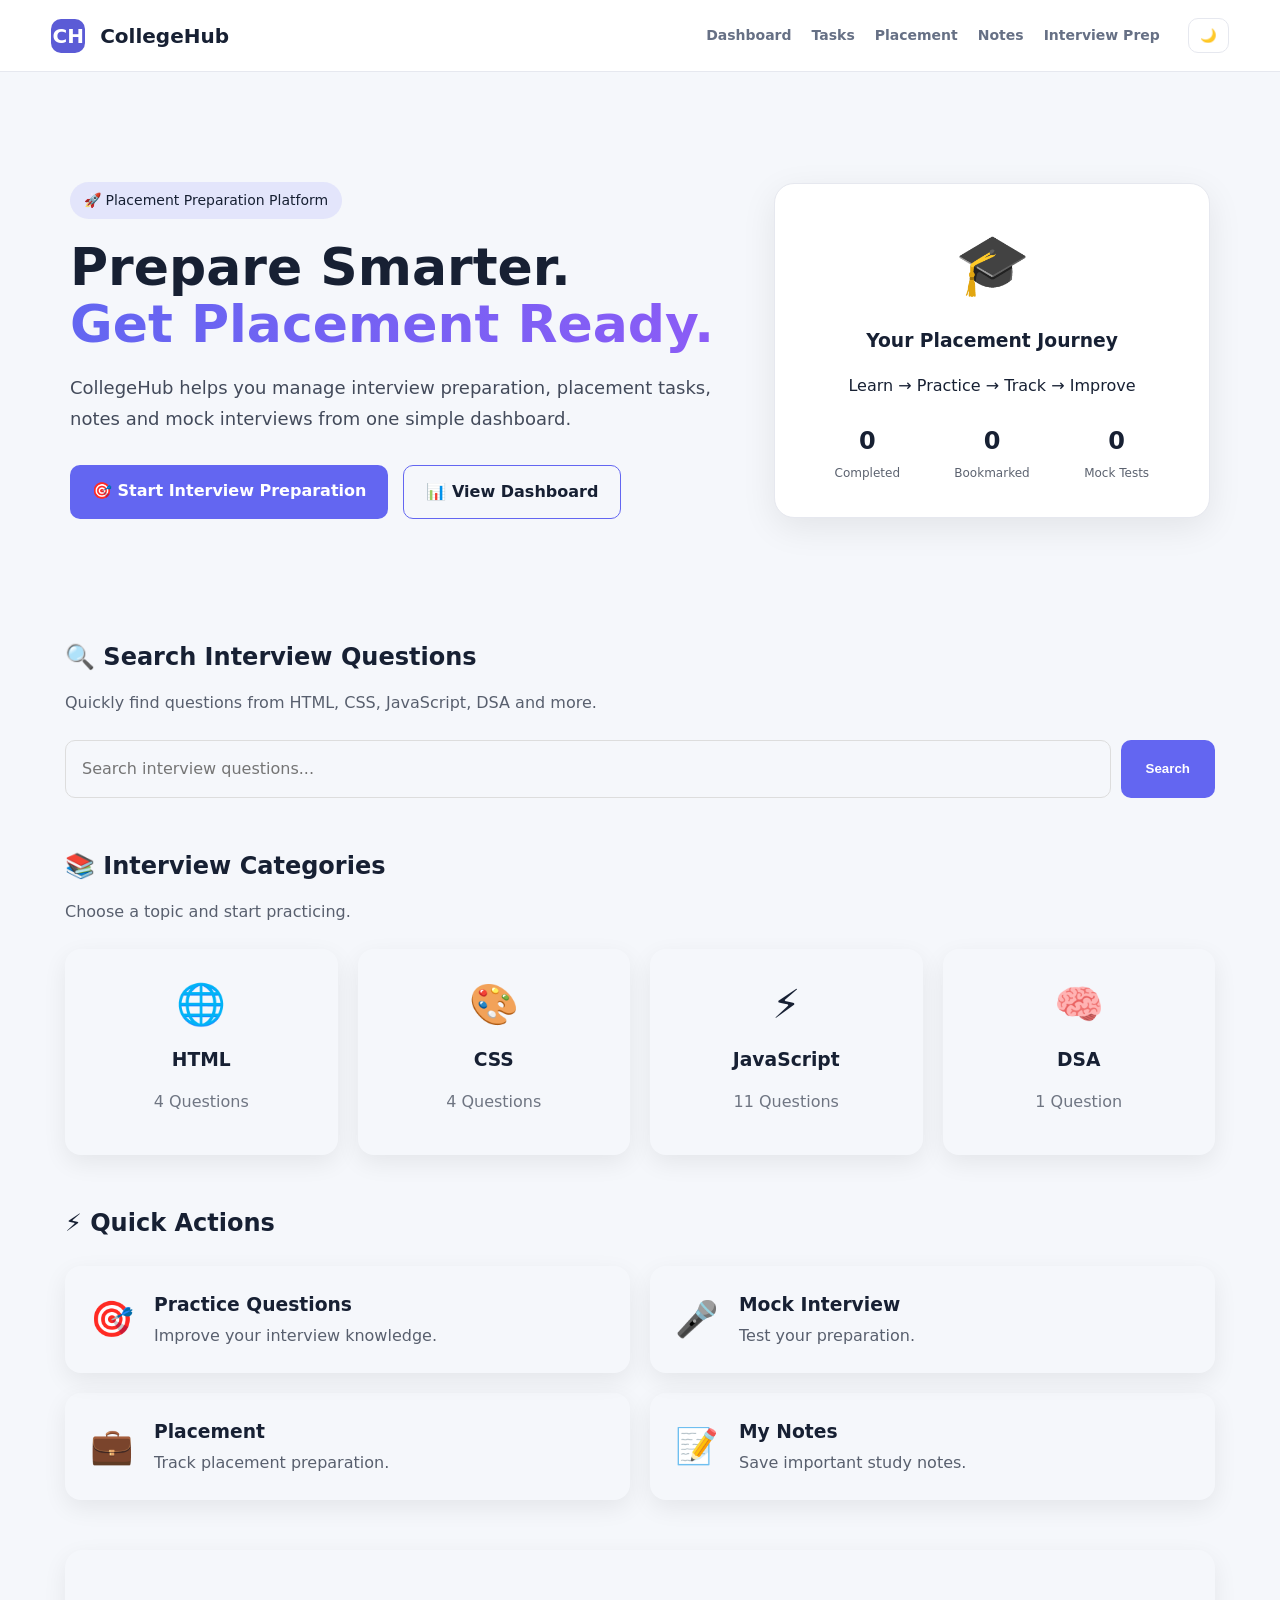
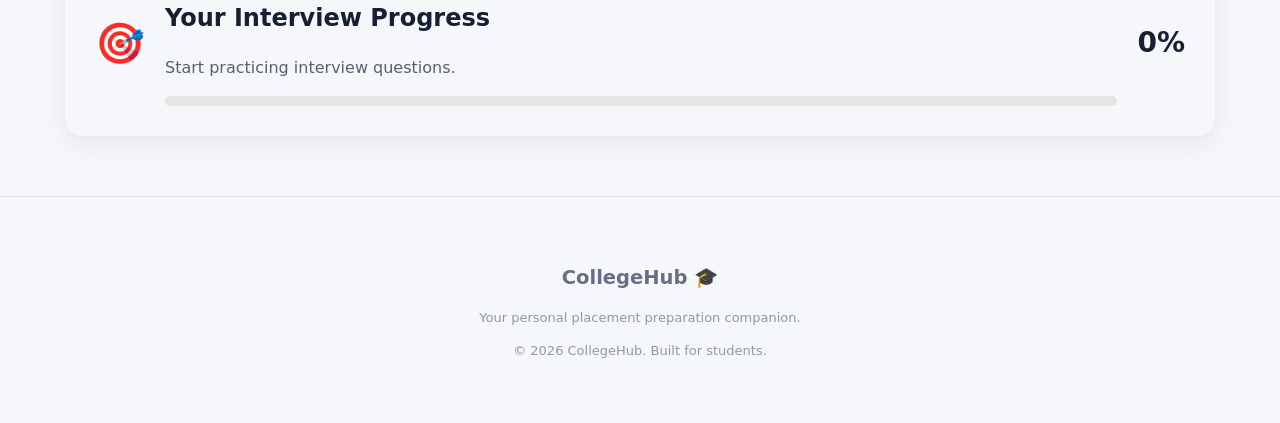
<file: index.html>
<!DOCTYPE html>
<html lang="en">

<head>

    <meta charset="UTF-8">

    <meta
        name="viewport"
        content="width=device-width, initial-scale=1.0"
    >

    <title>CollegeHub | Placement Preparation</title>

    <link
        rel="stylesheet"
        href="css/style.css"
    >

</head>


<body>


<!-- ==========================================
     HEADER
     ========================================== -->

<header class="topbar">

    <a
        class="brand"
        href="index.html"
    >

        <span>CH</span>

        CollegeHub

    </a>


    <nav>

        <a href="pages/dashboard.html">
            Dashboard
        </a>

        <a href="pages/tasks.html">
            Tasks
        </a>

        <a href="pages/placement.html">
            Placement
        </a>

        <a href="pages/notes.html">
            Notes
        </a>

        <a href="pages/interview.html">
            Interview Prep
        </a>

    </nav>


    <button
        id="themeBtn"
        class="icon-btn"
    >
        🌙
    </button>

</header>



<!-- ==========================================
     HERO SECTION
     ========================================== -->

<main>


<section class="hero-section">


    <div class="hero-content">


        <span class="hero-badge">
            🚀 Placement Preparation Platform
        </span>


        <h1>

            Prepare Smarter.
            <br>

            <span>Get Placement Ready.</span>

        </h1>


        <p>

            CollegeHub helps you manage interview preparation,
            placement tasks, notes and mock interviews
            from one simple dashboard.

        </p>


        <div class="hero-actions">


            <a
                href="pages/interview.html"
                class="hero-primary-btn"
            >

                🎯 Start Interview Preparation

            </a>


            <a
                href="pages/dashboard.html"
                class="hero-secondary-btn"
            >

                📊 View Dashboard

            </a>

        </div>


    </div>


    <div class="hero-card">


        <div class="hero-card-icon">
            🎓
        </div>


        <h3>
            Your Placement Journey
        </h3>


        <p>
            Learn → Practice → Track → Improve
        </p>


        <div class="hero-mini-stats">


            <div>

                <strong id="homeCompleted">
                    0
                </strong>

                <span>
                    Completed
                </span>

            </div>


            <div>

                <strong id="homeBookmarks">
                    0
                </strong>

                <span>
                    Bookmarked
                </span>

            </div>


            <div>

                <strong id="homeMock">
                    0
                </strong>

                <span>
                    Mock Tests
                </span>

            </div>


        </div>


    </div>


</section>



<!-- ==========================================
     SEARCH
     ========================================== -->

<section class="home-section">


    <div class="home-section-heading">

        <h2>
            🔍 Search Interview Questions
        </h2>

        <p>
            Quickly find questions from HTML, CSS,
            JavaScript, DSA and more.
        </p>

    </div>


    <div class="home-search-box">


        <input
            type="text"
            id="homeSearch"
            placeholder="Search interview questions..."
        >


        <button
            id="homeSearchBtn"
        >
            Search
        </button>


    </div>


</section>



<!-- ==========================================
     CATEGORIES
     ========================================== -->

<section class="home-section">


    <div class="home-section-heading">

        <h2>
            📚 Interview Categories
        </h2>

        <p>
            Choose a topic and start practicing.
        </p>

    </div>


    <div class="home-category-grid">


        <a
            href="pages/interview.html?category=HTML"
            class="home-category-card"
        >

            <span>
                🌐
            </span>

            <h3>
                HTML
            </h3>

            <p>
                4 Questions
            </p>

        </a>



        <a
            href="pages/interview.html?category=CSS"
            class="home-category-card"
        >

            <span>
                🎨
            </span>

            <h3>
                CSS
            </h3>

            <p>
                4 Questions
            </p>

        </a>



        <a
            href="pages/interview.html?category=JavaScript"
            class="home-category-card"
        >

            <span>
                ⚡
            </span>

            <h3>
                JavaScript
            </h3>

            <p>
                11 Questions
            </p>

        </a>



        <a
            href="pages/interview.html?category=DSA"
            class="home-category-card"
        >

            <span>
                🧠
            </span>

            <h3>
                DSA
            </h3>

            <p>
                1 Question
            </p>

        </a>


    </div>


</section>



<!-- ==========================================
     QUICK ACTIONS
     ========================================== -->

<section class="home-section">


    <div class="home-section-heading">

        <h2>
            ⚡ Quick Actions
        </h2>

    </div>


    <div class="home-actions-grid">


        <a
            href="pages/interview.html"
            class="home-action-card"
        >

            <span>
                🎯
            </span>

            <div>

                <h3>
                    Practice Questions
                </h3>

                <p>
                    Improve your interview knowledge.
                </p>

            </div>

        </a>



        <a
            href="pages/interview.html"
            class="home-action-card"
        >

            <span>
                🎤
            </span>

            <div>

                <h3>
                    Mock Interview
                </h3>

                <p>
                    Test your preparation.
                </p>

            </div>

        </a>



        <a
            href="pages/placement.html"
            class="home-action-card"
        >

            <span>
                💼
            </span>

            <div>

                <h3>
                    Placement
                </h3>

                <p>
                    Track placement preparation.
                </p>

            </div>

        </a>



        <a
            href="pages/notes.html"
            class="home-action-card"
        >

            <span>
                📝
            </span>

            <div>

                <h3>
                    My Notes
                </h3>

                <p>
                    Save important study notes.
                </p>

            </div>

        </a>


    </div>


</section>



<!-- ==========================================
     PROGRESS
     ========================================== -->

<section class="home-section">


    <div class="home-progress-card">


        <div>

            <span class="home-progress-icon">
                🎯
            </span>

        </div>


        <div class="home-progress-content">

            <h2>
                Your Interview Progress
            </h2>

            <p id="homeProgressText">
                Start practicing interview questions.
            </p>


            <div class="progress-track">

                <div
                    id="homeProgressBar"
                    class="progress-fill"
                ></div>

            </div>


        </div>


        <strong
            id="homeProgressPercent"
        >
            0%
        </strong>


    </div>


</section>



<!-- ==========================================
     FOOTER
     ========================================== -->

<footer class="home-footer">

    <h2>
        CollegeHub 🎓
    </h2>

    <p>
        Your personal placement preparation companion.
    </p>

    <p>
        © 2026 CollegeHub. Built for students.
    </p>

</footer>


</main>



<script src="js/common.js"></script>

<script src="js/home.js"></script>


</body>

</html>
</file>
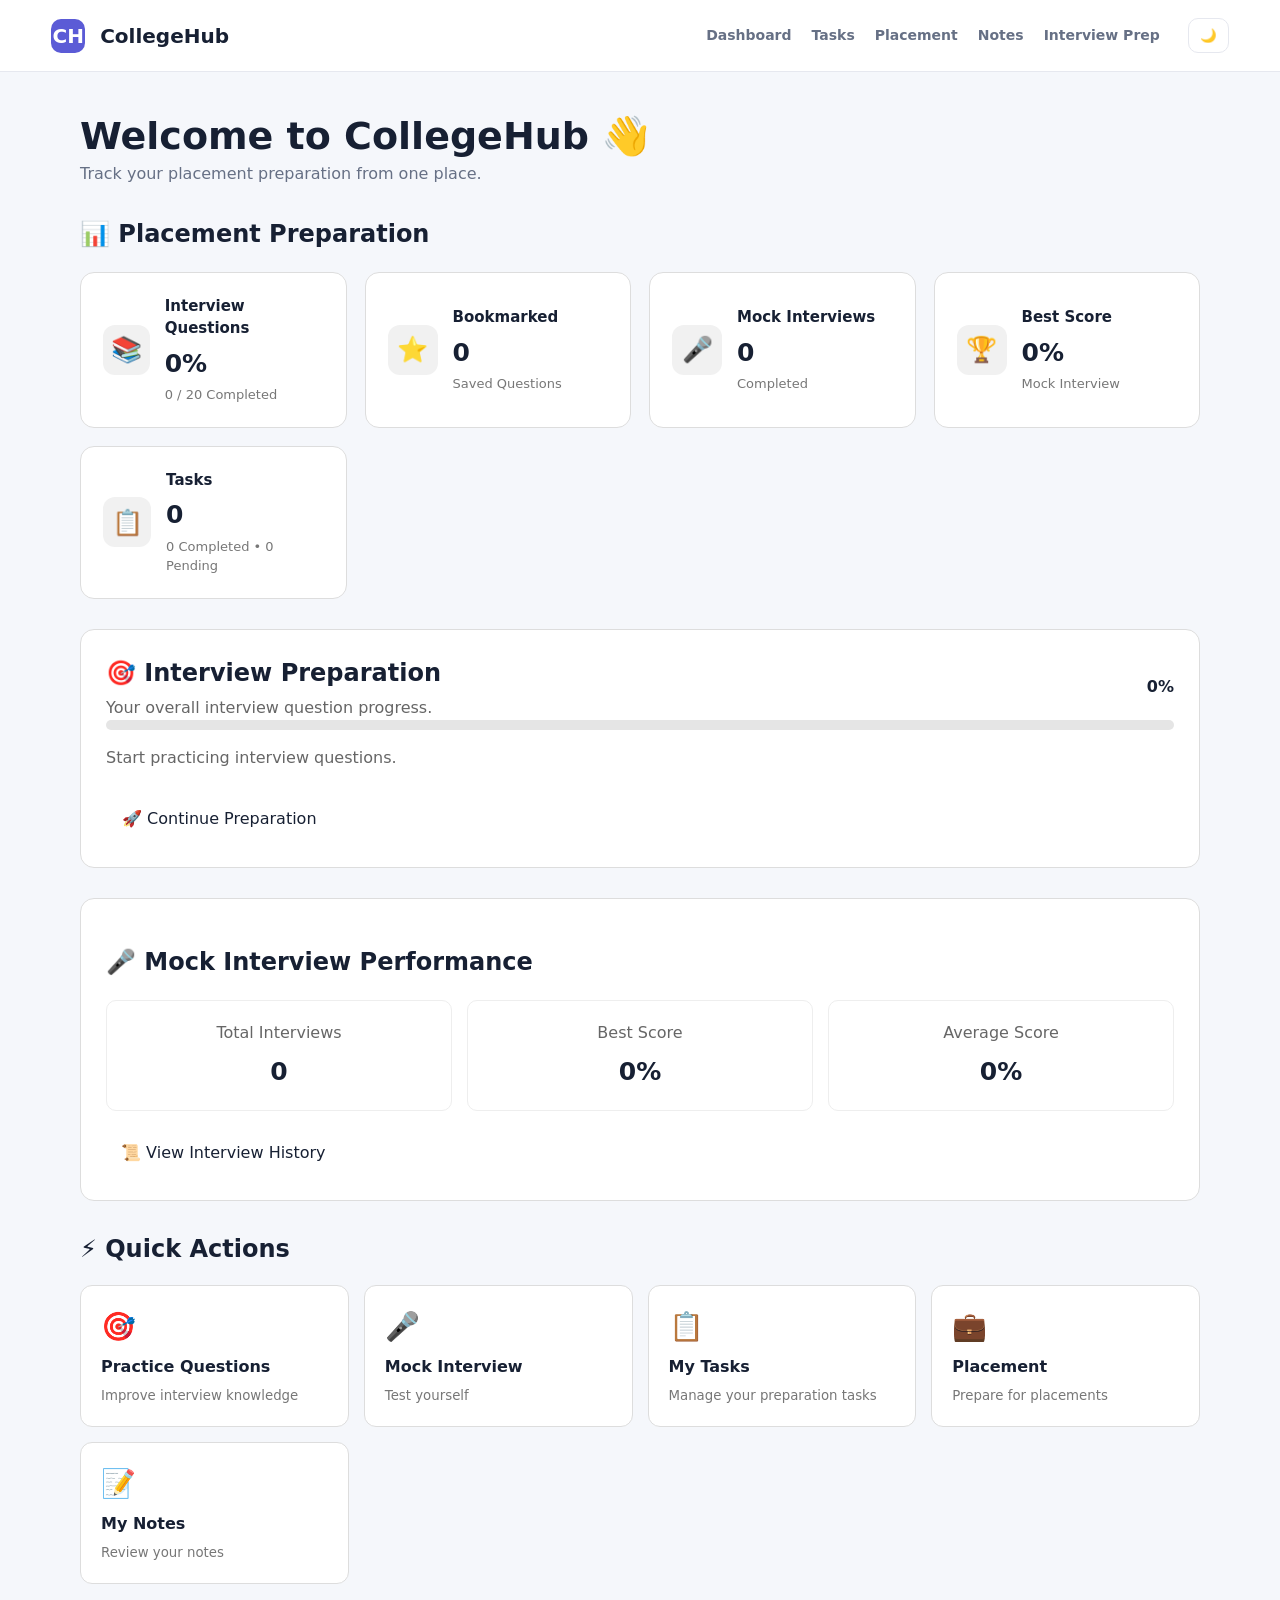
<file: pages/dashboard.html>
<!DOCTYPE html>
<html lang="en">

<head>

    <meta charset="UTF-8">

    <meta
        name="viewport"
        content="width=device-width, initial-scale=1.0"
    >

    <title>Dashboard | CollegeHub</title>

    <link
        rel="stylesheet"
        href="../css/style.css"
    >

</head>


<body>


<header class="topbar">

    <a
        class="brand"
        href="../index.html"
    >
        <span>CH</span>
        CollegeHub
    </a>


    <nav>

        <a href="dashboard.html">
            Dashboard
        </a>

        <a href="tasks.html">
            Tasks
        </a>

        <a href="placement.html">
            Placement
        </a>

        <a href="notes.html">
            Notes
        </a>

        <a href="interview.html">
            Interview Prep
        </a>

    </nav>


    <button
        id="themeBtn"
        class="icon-btn"
    >
        🌙
    </button>

</header>



<main class="container page">


    <!-- DASHBOARD HEADER -->

    <div class="page-head">

        <div>

            <h1>
                Welcome to CollegeHub 👋
            </h1>

            <p>
                Track your placement preparation from one place.
            </p>

        </div>

    </div>



    <!-- PREPARATION STATS -->

    <section class="dashboard-section">

        <div class="section-title">

            <h2>
                📊 Placement Preparation
            </h2>

        </div>


        <div class="dashboard-stats">


            <!-- INTERVIEW QUESTIONS -->

            <div class="dashboard-stat-card">

                <div class="stat-icon">
                    📚
                </div>

                <div>

                    <h3>
                        Interview Questions
                    </h3>

                    <strong id="dashboardInterviewProgress">
                        0%
                    </strong>

                    <p id="dashboardInterviewText">
                        0 / 0 Completed
                    </p>

                </div>

            </div>



            <!-- BOOKMARKS -->

            <div class="dashboard-stat-card">

                <div class="stat-icon">
                    ⭐
                </div>

                <div>

                    <h3>
                        Bookmarked
                    </h3>

                    <strong id="dashboardBookmarks">
                        0
                    </strong>

                    <p>
                        Saved Questions
                    </p>

                </div>

            </div>



            <!-- MOCK INTERVIEWS -->

            <div class="dashboard-stat-card">

                <div class="stat-icon">
                    🎤
                </div>

                <div>

                    <h3>
                        Mock Interviews
                    </h3>

                    <strong id="dashboardMockInterviews">
                        0
                    </strong>

                    <p>
                        Completed
                    </p>

                </div>

            </div>



            <!-- BEST SCORE -->

            <div class="dashboard-stat-card">

                <div class="stat-icon">
                    🏆
                </div>

                <div>

                    <h3>
                        Best Score
                    </h3>

                    <strong id="dashboardBestScore">
                        0%
                    </strong>

                    <p>
                        Mock Interview
                    </p>

                </div>

            </div>



            <!-- TASKS -->

            <div class="dashboard-stat-card">

                <div class="stat-icon">
                    📋
                </div>

                <div>

                    <h3>
                        Tasks
                    </h3>

                    <strong id="dashboardTasks">
                        0
                    </strong>

                    <p id="dashboardTaskText">
                        0 Completed
                    </p>

                </div>

            </div>


        </div>

    </section>



    <!-- INTERVIEW PROGRESS -->

    <section class="dashboard-section">


        <div class="dashboard-progress-card">

            <div class="progress-header">

                <div>

                    <h2>
                        🎯 Interview Preparation
                    </h2>

                    <p>
                        Your overall interview question progress.
                    </p>

                </div>


                <strong
                    id="dashboardProgressPercent"
                >
                    0%
                </strong>

            </div>


            <div class="progress-track">

                <div
                    id="dashboardProgressBar"
                    class="progress-fill"
                ></div>

            </div>


            <p
                id="dashboardProgressMessage"
                class="dashboard-progress-message"
            >
                Start practicing interview questions.
            </p>


            <a
                href="interview.html"
                class="dashboard-action-btn"
            >
                🚀 Continue Preparation
            </a>

        </div>

    </section>



    <!-- MOCK INTERVIEW PERFORMANCE -->

    <section class="dashboard-section">


        <div class="dashboard-performance-card">

            <h2>
                🎤 Mock Interview Performance
            </h2>


            <div class="performance-grid">


                <div>

                    <span>
                        Total Interviews
                    </span>

                    <strong
                        id="performanceTotal"
                    >
                        0
                    </strong>

                </div>


                <div>

                    <span>
                        Best Score
                    </span>

                    <strong
                        id="performanceBest"
                    >
                        0%
                    </strong>

                </div>


                <div>

                    <span>
                        Average Score
                    </span>

                    <strong
                        id="performanceAverage"
                    >
                        0%
                    </strong>

                </div>


            </div>


            <a
                href="interview.html"
                class="dashboard-secondary-btn"
            >
                📜 View Interview History
            </a>

        </div>

    </section>



    <!-- QUICK ACTIONS -->

    <section class="dashboard-section">


        <h2>
            ⚡ Quick Actions
        </h2>


        <div class="quick-actions">


            <a
                href="interview.html"
                class="quick-action"
            >

                <span>
                    🎯
                </span>

                <strong>
                    Practice Questions
                </strong>

                <small>
                    Improve interview knowledge
                </small>

            </a>



            <a
                href="interview.html"
                class="quick-action"
            >

                <span>
                    🎤
                </span>

                <strong>
                    Mock Interview
                </strong>

                <small>
                    Test yourself
                </small>

            </a>



            <a
                href="tasks.html"
                class="quick-action"
            >

                <span>
                    📋
                </span>

                <strong>
                    My Tasks
                </strong>

                <small>
                    Manage your preparation tasks
                </small>

            </a>



            <a
                href="placement.html"
                class="quick-action"
            >

                <span>
                    💼
                </span>

                <strong>
                    Placement
                </strong>

                <small>
                    Prepare for placements
                </small>

            </a>



            <a
                href="notes.html"
                class="quick-action"
            >

                <span>
                    📝
                </span>

                <strong>
                    My Notes
                </strong>

                <small>
                    Review your notes
                </small>

            </a>


        </div>

    </section>


</main>



<script src="../js/common.js"></script>

<script src="../js/dashboard.js"></script>


</body>

</html>
</file>
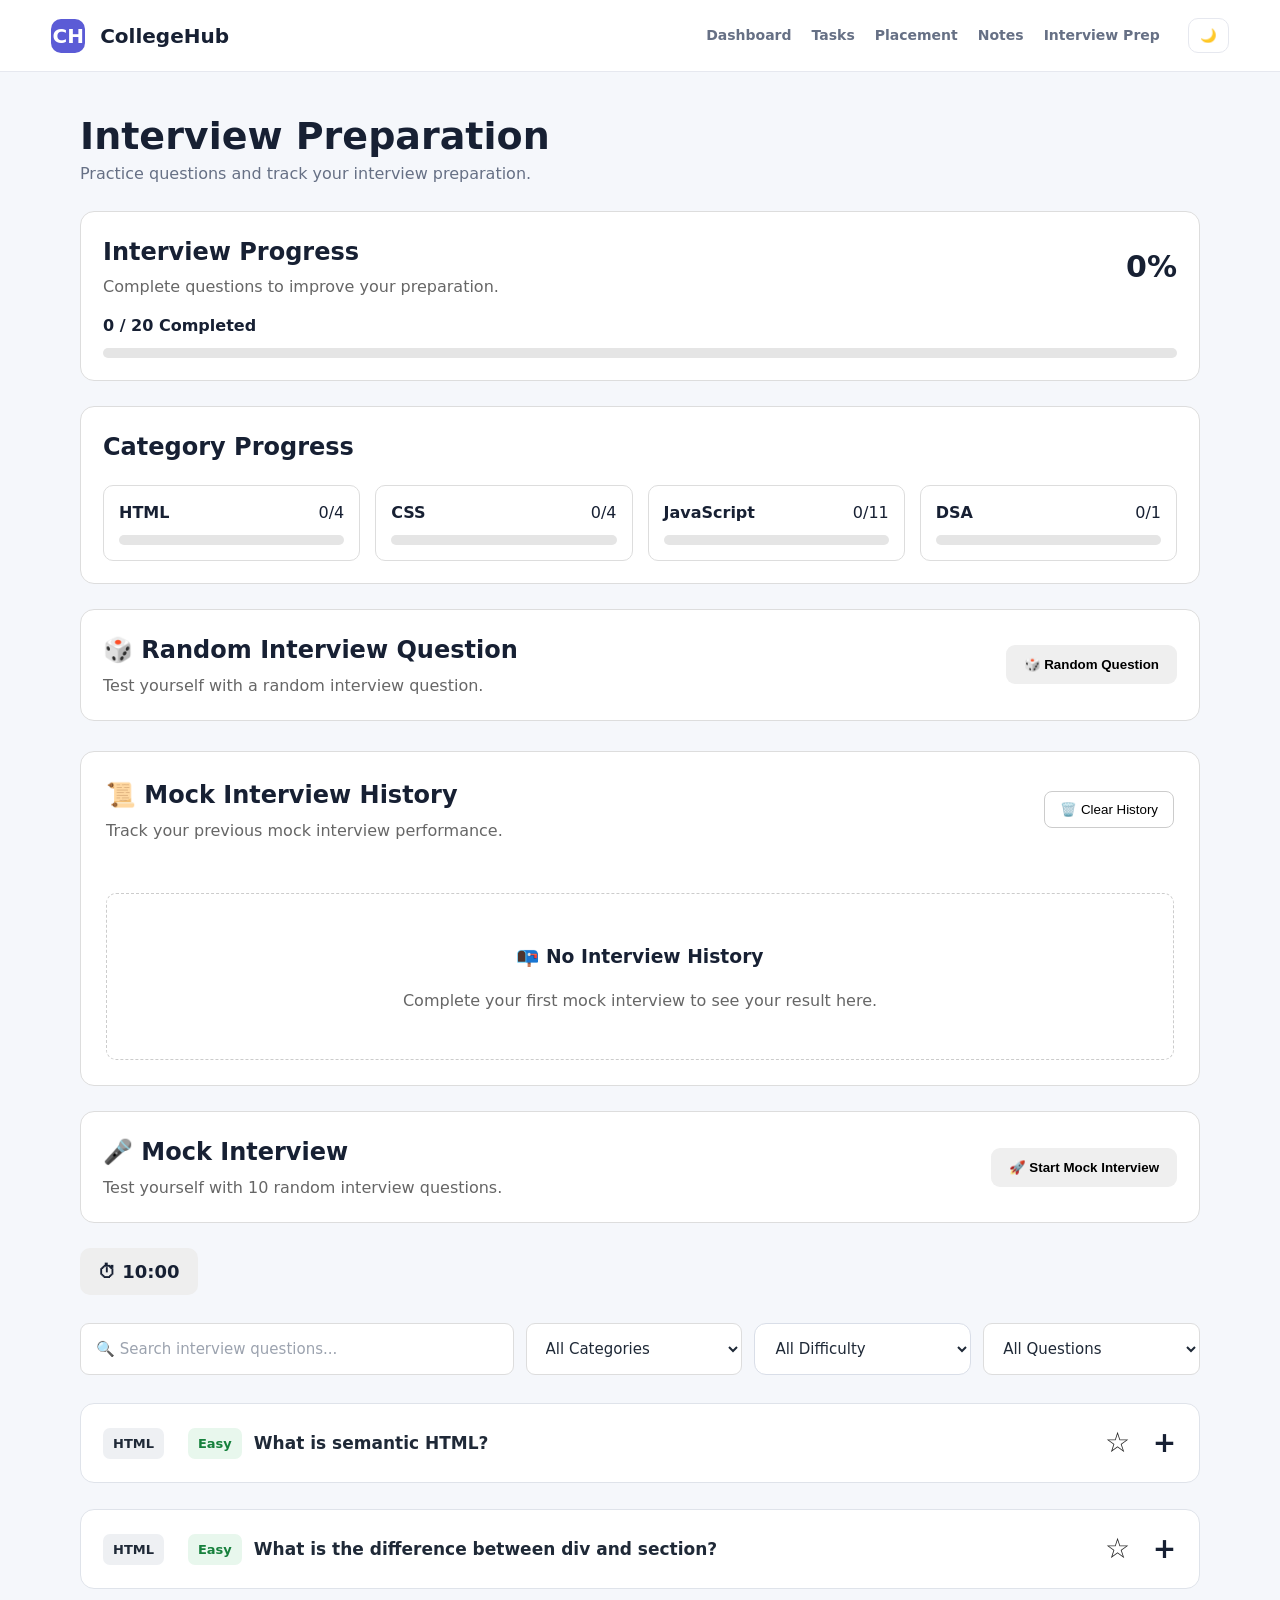
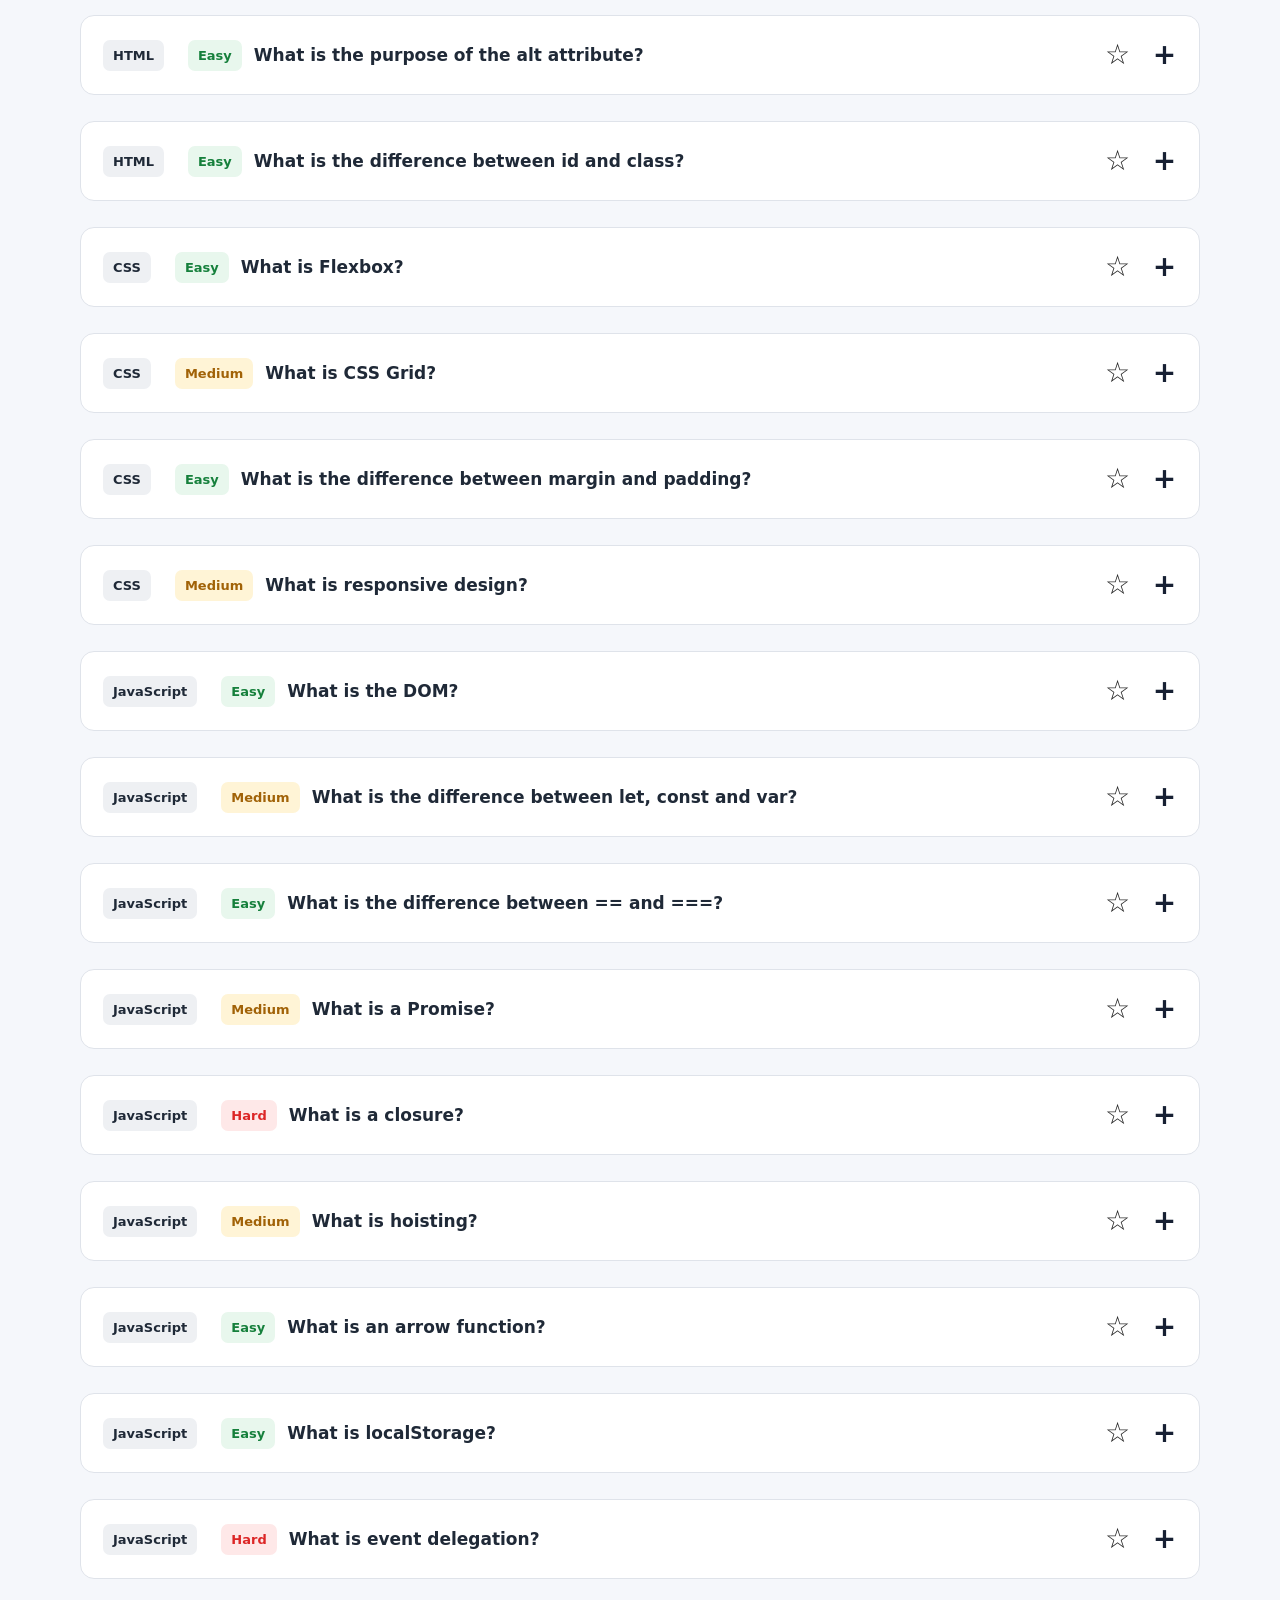
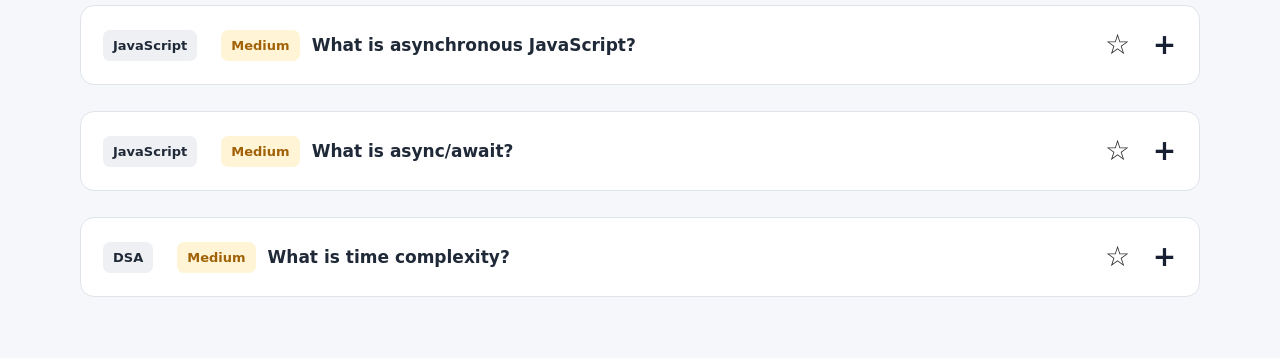
<file: pages/interview.html>
<!DOCTYPE html>
<html lang="en">

<head>

    <meta charset="UTF-8">

    <meta
        name="viewport"
        content="width=device-width, initial-scale=1.0"
    >

    <title>Interview Prep | CollegeHub</title>

    <link
        rel="stylesheet"
        href="../css/style.css"
    >

</head>

<body>


<header class="topbar">

    <a
        class="brand"
        href="../index.html"
    >
        <span>CH</span>
        CollegeHub
    </a>


    <nav>

        <a href="dashboard.html">
            Dashboard
        </a>

        <a href="tasks.html">
            Tasks
        </a>

        <a href="placement.html">
            Placement
        </a>

        <a href="notes.html">
            Notes
        </a>

        <a href="interview.html">
            Interview Prep
        </a>

    </nav>


    <button
        id="themeBtn"
        class="icon-btn"
    >
        🌙
    </button>

</header>



<main class="container page">


    <!-- PAGE HEADER -->

    <div class="page-head">

        <div>

            <h1>
                Interview Preparation
            </h1>

            <p>
                Practice questions and track your interview preparation.
            </p>

        </div>

    </div>



    <!-- OVERALL PROGRESS -->

    <div class="progress-card">

        <div class="progress-header">

            <div>

                <h2>
                    Interview Progress
                </h2>

                <p>
                    Complete questions to improve your preparation.
                </p>

            </div>


            <div
                id="progressPercentage"
                class="progress-percentage"
            >
                0%
            </div>

        </div>


        <div
            id="progressText"
            class="progress-info"
        >
            0 / 0 Completed
        </div>


        <div class="progress-track">

            <div
                id="progressBar"
                class="progress-fill"
            ></div>

        </div>

    </div>



    <!-- CATEGORY PROGRESS -->

    <div class="category-progress-card">

        <h2>
            Category Progress
        </h2>


        <div
            id="categoryProgress"
            class="category-progress-grid"
        ></div>

    </div>



    <!-- RANDOM QUESTION -->

    <div class="random-question-card">

        <div>

            <h2>
                🎲 Random Interview Question
            </h2>

            <p>
                Test yourself with a random interview question.
            </p>

        </div>


        <button id="randomQuestionBtn">
            🎲 Random Question
        </button>

    </div>


    <div
        id="randomQuestion"
        class="random-question-result"
    ></div>



    <!-- MOCK INTERVIEW HISTORY -->

    <div class="history-card">

        <div class="history-header">

            <div>

                <h2>
                    📜 Mock Interview History
                </h2>

                <p>
                    Track your previous mock interview performance.
                </p>

            </div>


            <button
                id="clearHistoryBtn"
                class="clear-history-btn"
            >
                🗑️ Clear History
            </button>

        </div>


        <div
            id="historyStats"
            class="history-stats"
        ></div>


        <div
            id="mockHistory"
            class="mock-history"
        ></div>

    </div>



    <!-- MOCK INTERVIEW -->

    <div class="mock-interview-card">

        <div>

            <h2>
                🎤 Mock Interview
            </h2>

            <p>
                Test yourself with 10 random interview questions.
            </p>

        </div>


        <button
            id="startMockBtn"
            class="mock-start-btn"
        >
            🚀 Start Mock Interview
        </button>

    </div>



    <!-- MOCK TIMER -->

    <div
        id="mockTimer"
        class="mock-timer"
    >
        ⏱ 10:00
    </div>



    <!-- MOCK QUESTIONS -->

    <div
        id="mockInterview"
        class="mock-interview-area"
    ></div>



    <!-- SEARCH AND FILTERS -->

    <div class="interview-controls">

        <input
            type="text"
            id="searchInput"
            placeholder="🔍 Search interview questions..."
        >


        <select id="categoryFilter">

            <option value="all">
                All Categories
            </option>

        </select>


        <select id="difficultyFilter">

            <option value="all">
                All Difficulty
            </option>

            <option value="Easy">
                🟢 Easy
            </option>

            <option value="Medium">
                🟡 Medium
            </option>

            <option value="Hard">
                🔴 Hard
            </option>

        </select>


        <select id="statusFilter">

            <option value="all">
                All Questions
            </option>

            <option value="completed">
                ✓ Completed
            </option>

            <option value="pending">
                Pending
            </option>

            <option value="bookmarked">
                ⭐ Bookmarked
            </option>

        </select>

    </div>



    <!-- QUESTIONS -->

    <div
        id="questions"
        class="list"
    ></div>


</main>



<script src="../js/common.js"></script>

<script src="../js/interview.js"></script>


</body>

</html>
</file>
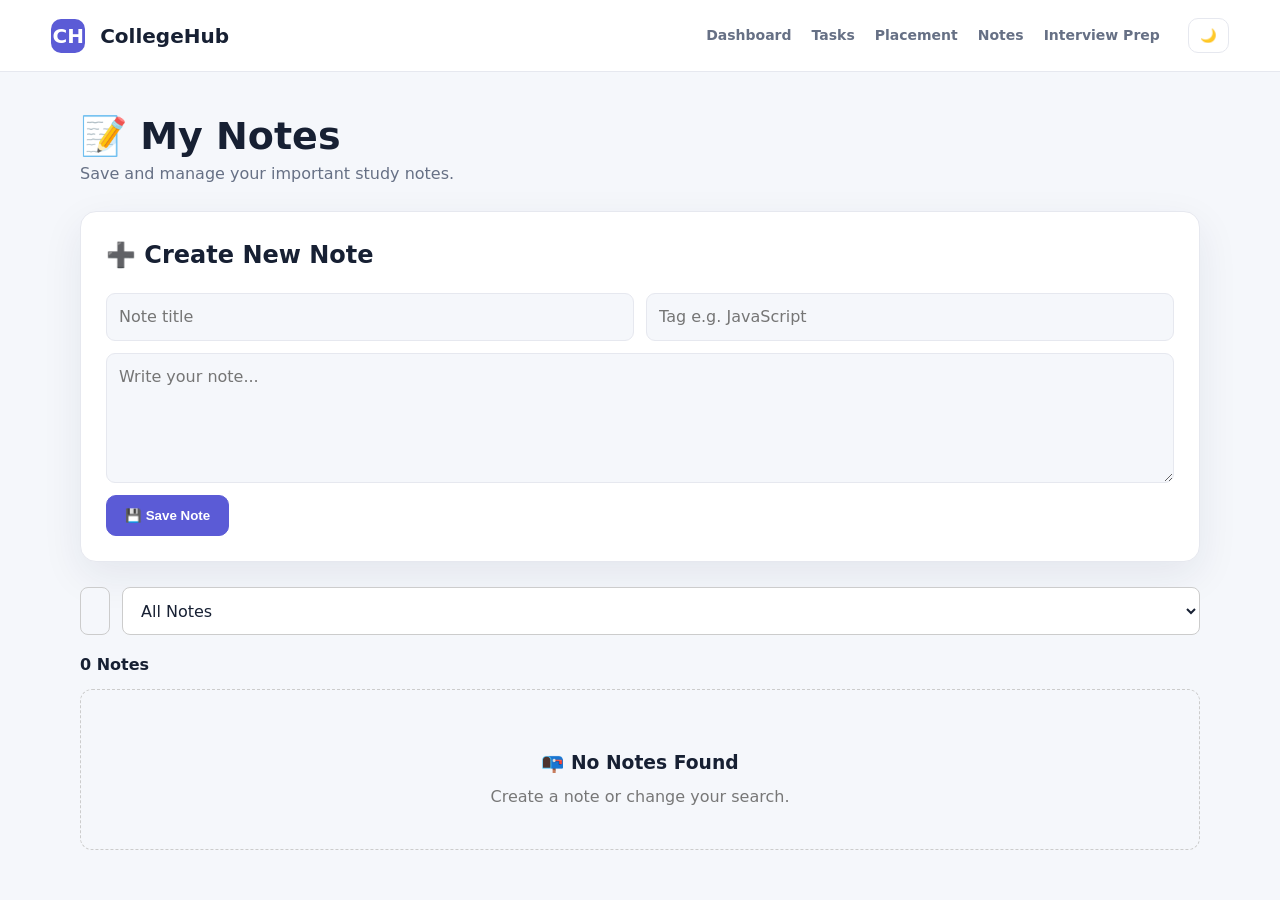
<file: pages/notes.html>
<!DOCTYPE html>
<html lang="en">

<head>

    <meta charset="UTF-8">

    <meta
        name="viewport"
        content="width=device-width, initial-scale=1"
    >

    <title>Notes | CollegeHub</title>

    <link
        rel="stylesheet"
        href="../css/style.css"
    >

</head>


<body>


<header class="topbar">

    <a
        class="brand"
        href="../index.html"
    >
        <span>CH</span>
        CollegeHub
    </a>


    <nav>

        <a href="dashboard.html">
            Dashboard
        </a>

        <a href="tasks.html">
            Tasks
        </a>

        <a href="placement.html">
            Placement
        </a>

        <a href="notes.html">
            Notes
        </a>

        <a href="interview.html">
            Interview Prep
        </a>

    </nav>


    <button
        id="themeBtn"
        class="icon-btn"
    >
        🌙
    </button>

</header>



<main class="container page">


    <!-- PAGE HEADER -->

    <div class="page-head">

        <div>

            <h1>
                📝 My Notes
            </h1>

            <p>
                Save and manage your important study notes.
            </p>

        </div>

    </div>



    <!-- ADD NOTE -->

    <form
        id="noteForm"
        class="card note-form"
    >

        <h2>
            ➕ Create New Note
        </h2>


        <div class="form-grid">


            <input
                id="noteTitle"
                placeholder="Note title"
                required
            >


            <input
                id="noteTag"
                placeholder="Tag e.g. JavaScript"
            >


            <textarea
                id="noteBody"
                class="full"
                placeholder="Write your note..."
                required
            ></textarea>


        </div>


        <div class="form-actions">

            <button
                type="submit"
                class="btn primary"
            >
                💾 Save Note
            </button>

        </div>

    </form>



    <!-- SEARCH -->

    <section class="notes-tools">

        <input
            id="noteSearch"
            type="text"
            placeholder="🔍 Search notes..."
        >


        <select id="noteFilter">

            <option value="all">
                All Notes
            </option>

            <option value="JavaScript">
                JavaScript
            </option>

            <option value="HTML">
                HTML
            </option>

            <option value="CSS">
                CSS
            </option>

            <option value="DSA">
                DSA
            </option>

            <option value="C++">
                C++
            </option>

            <option value="Interview">
                Interview
            </option>

            <option value="Other">
                Other
            </option>

        </select>

    </section>



    <!-- NOTES COUNT -->

    <div
        id="notesCount"
        class="notes-count"
    >
        0 Notes
    </div>



    <!-- NOTES LIST -->

    <section
        id="notesList"
        class="notes-grid"
    ></section>


</main>



<script src="../js/common.js"></script>

<script src="../js/notes.js"></script>


</body>

</html>
</file>
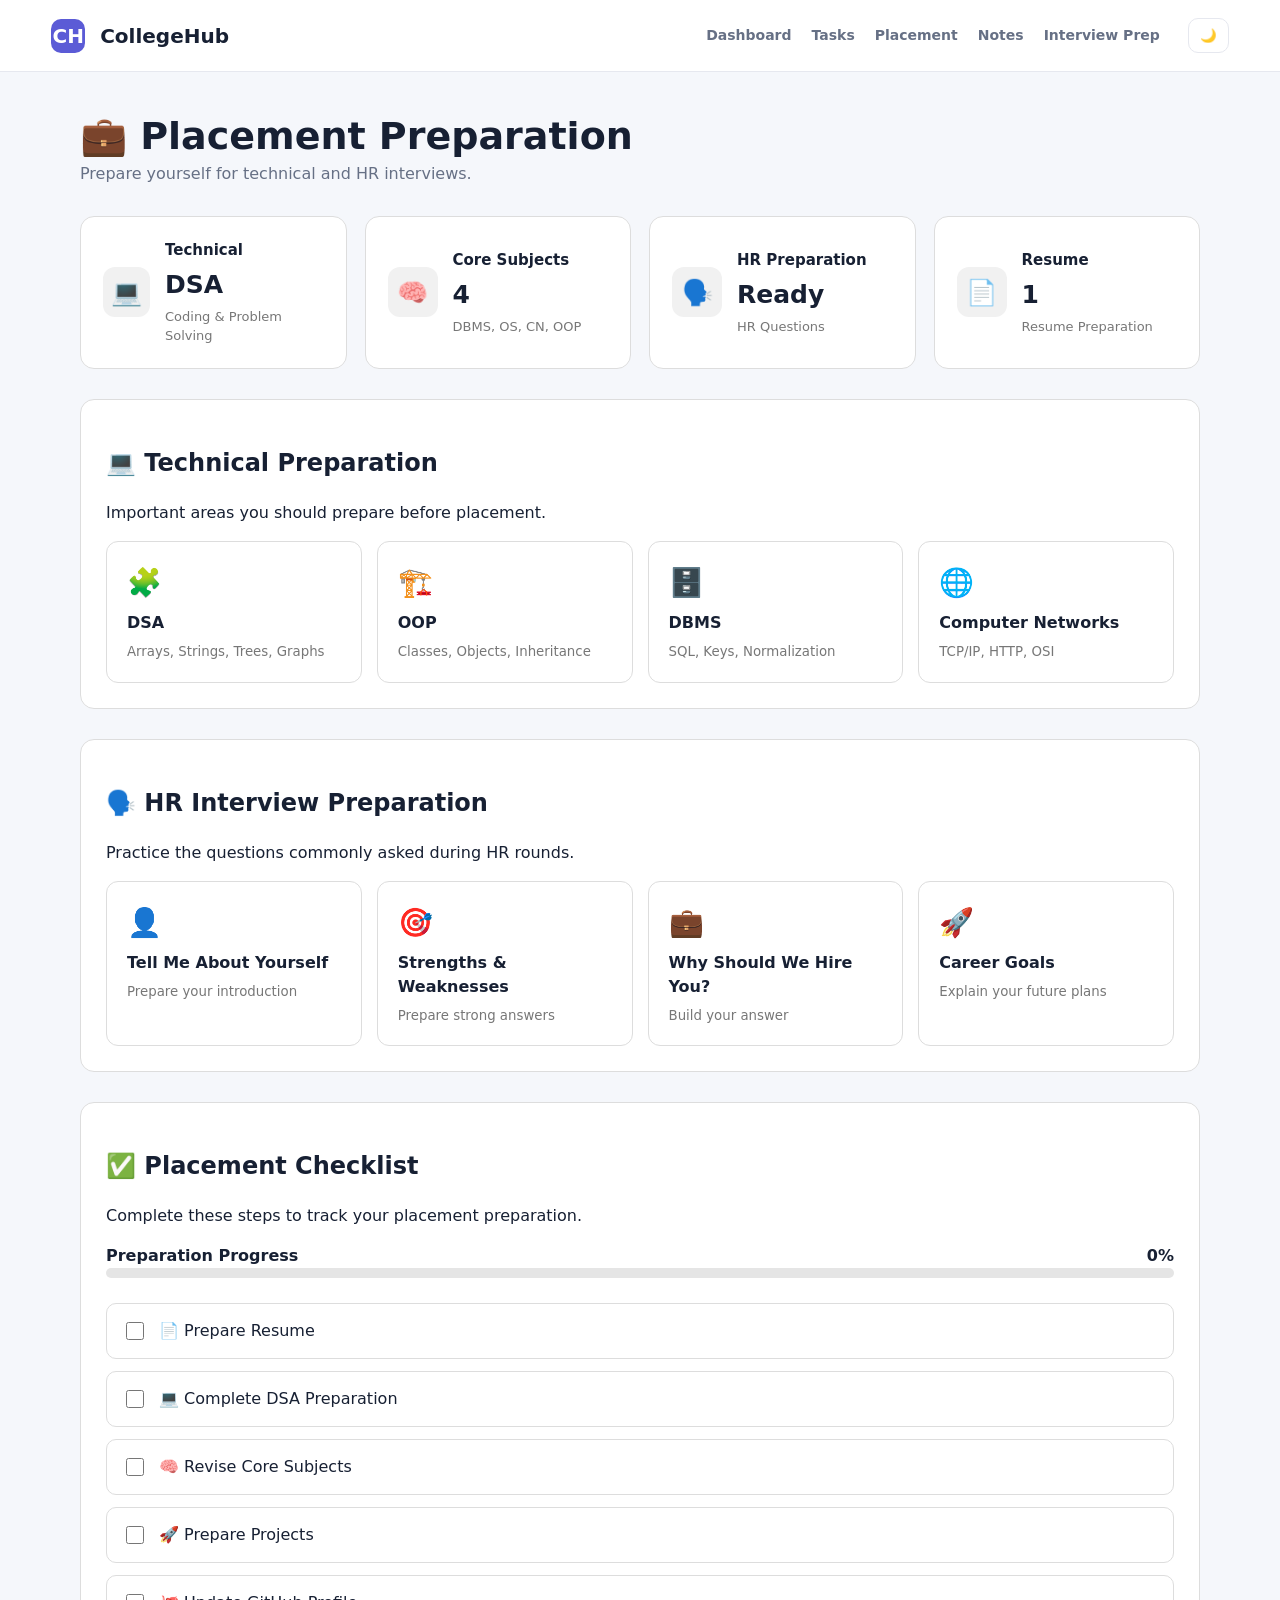
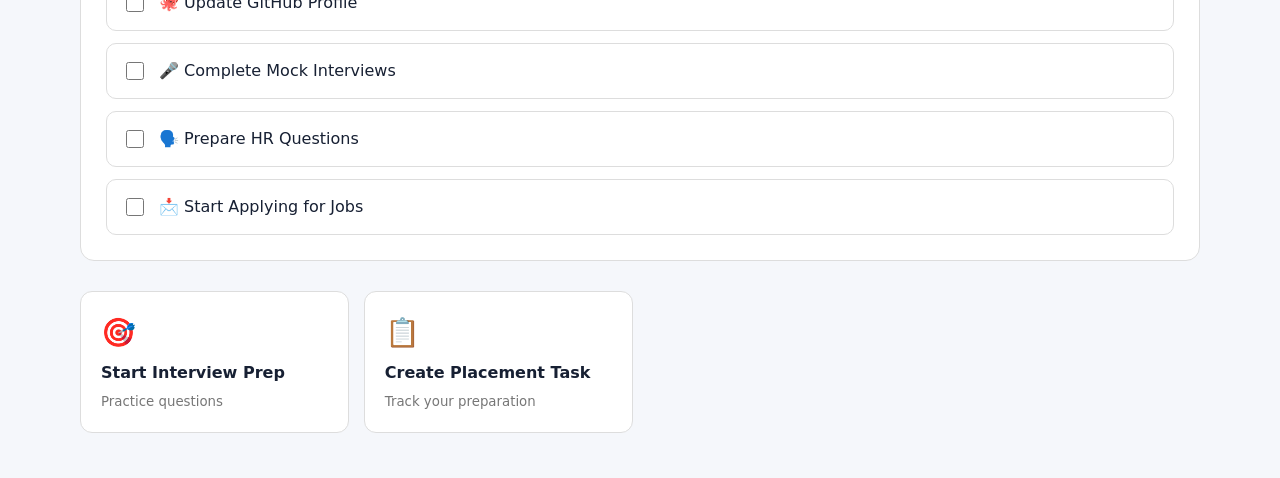
<file: pages/placement.html>
<!DOCTYPE html>
<html lang="en">

<head>

    <meta charset="UTF-8">

    <meta
        name="viewport"
        content="width=device-width, initial-scale=1.0"
    >

    <title>Placement | CollegeHub</title>

    <link
        rel="stylesheet"
        href="../css/style.css"
    >

</head>


<body>


<header class="topbar">

    <a
        class="brand"
        href="../index.html"
    >
        <span>CH</span>
        CollegeHub
    </a>


    <nav>

        <a href="dashboard.html">
            Dashboard
        </a>

        <a href="tasks.html">
            Tasks
        </a>

        <a href="placement.html">
            Placement
        </a>

        <a href="notes.html">
            Notes
        </a>

        <a href="interview.html">
            Interview Prep
        </a>

    </nav>


    <button
        id="themeBtn"
        class="icon-btn"
    >
        🌙
    </button>

</header>



<main class="container page">


    <!-- PAGE HEADER -->

    <div class="page-head">

        <div>

            <h1>
                💼 Placement Preparation
            </h1>

            <p>
                Prepare yourself for technical and HR interviews.
            </p>

        </div>

    </div>



    <!-- PLACEMENT OVERVIEW -->

    <section class="dashboard-section">

        <div class="dashboard-stats">


            <div class="dashboard-stat-card">

                <div class="stat-icon">
                    💻
                </div>

                <div>

                    <h3>
                        Technical
                    </h3>

                    <strong>
                        DSA
                    </strong>

                    <p>
                        Coding & Problem Solving
                    </p>

                </div>

            </div>



            <div class="dashboard-stat-card">

                <div class="stat-icon">
                    🧠
                </div>

                <div>

                    <h3>
                        Core Subjects
                    </h3>

                    <strong>
                        4
                    </strong>

                    <p>
                        DBMS, OS, CN, OOP
                    </p>

                </div>

            </div>



            <div class="dashboard-stat-card">

                <div class="stat-icon">
                    🗣️
                </div>

                <div>

                    <h3>
                        HR Preparation
                    </h3>

                    <strong>
                        Ready
                    </strong>

                    <p>
                        HR Questions
                    </p>

                </div>

            </div>



            <div class="dashboard-stat-card">

                <div class="stat-icon">
                    📄
                </div>

                <div>

                    <h3>
                        Resume
                    </h3>

                    <strong>
                        1
                    </strong>

                    <p>
                        Resume Preparation
                    </p>

                </div>

            </div>


        </div>

    </section>



    <!-- TECHNICAL PREPARATION -->

    <section class="dashboard-section">

        <div class="dashboard-progress-card">

            <h2>
                💻 Technical Preparation
            </h2>

            <p>
                Important areas you should prepare before placement.
            </p>


            <div class="quick-actions">


                <a
                    href="interview.html"
                    class="quick-action"
                >

                    <span>
                        🧩
                    </span>

                    <strong>
                        DSA
                    </strong>

                    <small>
                        Arrays, Strings, Trees, Graphs
                    </small>

                </a>



                <a
                    href="interview.html"
                    class="quick-action"
                >

                    <span>
                        🏗️
                    </span>

                    <strong>
                        OOP
                    </strong>

                    <small>
                        Classes, Objects, Inheritance
                    </small>

                </a>



                <a
                    href="interview.html"
                    class="quick-action"
                >

                    <span>
                        🗄️
                    </span>

                    <strong>
                        DBMS
                    </strong>

                    <small>
                        SQL, Keys, Normalization
                    </small>

                </a>



                <a
                    href="interview.html"
                    class="quick-action"
                >

                    <span>
                        🌐
                    </span>

                    <strong>
                        Computer Networks
                    </strong>

                    <small>
                        TCP/IP, HTTP, OSI
                    </small>

                </a>


            </div>

        </div>

    </section>



    <!-- HR PREPARATION -->

    <section class="dashboard-section">

        <div class="dashboard-performance-card">

            <h2>
                🗣️ HR Interview Preparation
            </h2>

            <p>
                Practice the questions commonly asked during HR rounds.
            </p>


            <div class="quick-actions">


                <a
                    href="interview.html"
                    class="quick-action"
                >

                    <span>
                        👤
                    </span>

                    <strong>
                        Tell Me About Yourself
                    </strong>

                    <small>
                        Prepare your introduction
                    </small>

                </a>



                <a
                    href="interview.html"
                    class="quick-action"
                >

                    <span>
                        🎯
                    </span>

                    <strong>
                        Strengths & Weaknesses
                    </strong>

                    <small>
                        Prepare strong answers
                    </small>

                </a>



                <a
                    href="interview.html"
                    class="quick-action"
                >

                    <span>
                        💼
                    </span>

                    <strong>
                        Why Should We Hire You?
                    </strong>

                    <small>
                        Build your answer
                    </small>

                </a>



                <a
                    href="interview.html"
                    class="quick-action"
                >

                    <span>
                        🚀
                    </span>

                    <strong>
                        Career Goals
                    </strong>

                    <small>
                        Explain your future plans
                    </small>

                </a>


            </div>

        </div>

    </section>



    <!-- PLACEMENT CHECKLIST -->

   <!-- PLACEMENT CHECKLIST -->

<section class="dashboard-section">

    <div class="dashboard-progress-card">

        <h2>
            ✅ Placement Checklist
        </h2>

        <p>
            Complete these steps to track your placement preparation.
        </p>


        <!-- PROGRESS -->

        <div class="progress-header">

            <strong>
                Preparation Progress
            </strong>

            <strong id="placementProgress">
                0%
            </strong>

        </div>


        <div class="progress-track">

            <div
                id="placementProgressBar"
                class="progress-fill"
            ></div>

        </div>


        <!-- CHECKLIST -->

        <div class="placement-checklist">


            <label class="placement-check-item">

                <input
                    type="checkbox"
                    class="placement-check"
                    data-id="resume"
                >

                <span>
                    📄 Prepare Resume
                </span>

            </label>



            <label class="placement-check-item">

                <input
                    type="checkbox"
                    class="placement-check"
                    data-id="dsa"
                >

                <span>
                    💻 Complete DSA Preparation
                </span>

            </label>



            <label class="placement-check-item">

                <input
                    type="checkbox"
                    class="placement-check"
                    data-id="core"
                >

                <span>
                    🧠 Revise Core Subjects
                </span>

            </label>



            <label class="placement-check-item">

                <input
                    type="checkbox"
                    class="placement-check"
                    data-id="projects"
                >

                <span>
                    🚀 Prepare Projects
                </span>

            </label>



            <label class="placement-check-item">

                <input
                    type="checkbox"
                    class="placement-check"
                    data-id="github"
                >

                <span>
                    🐙 Update GitHub Profile
                </span>

            </label>



            <label class="placement-check-item">

                <input
                    type="checkbox"
                    class="placement-check"
                    data-id="mock"
                >

                <span>
                    🎤 Complete Mock Interviews
                </span>

            </label>



            <label class="placement-check-item">

                <input
                    type="checkbox"
                    class="placement-check"
                    data-id="hr"
                >

                <span>
                    🗣️ Prepare HR Questions
                </span>

            </label>



            <label class="placement-check-item">

                <input
                    type="checkbox"
                    class="placement-check"
                    data-id="applications"
                >

                <span>
                    📩 Start Applying for Jobs
                </span>

            </label>


        </div>

    </div>

</section>

    <!-- ACTIONS -->

    <section class="dashboard-section">

        <div class="quick-actions">


            <a
                href="interview.html"
                class="quick-action"
            >

                <span>
                    🎯
                </span>

                <strong>
                    Start Interview Prep
                </strong>

                <small>
                    Practice questions
                </small>

            </a>



            <a
                href="tasks.html"
                class="quick-action"
            >

                <span>
                    📋
                </span>

                <strong>
                    Create Placement Task
                </strong>

                <small>
                    Track your preparation
                </small>

            </a>


        </div>

    </section>


</main>



<script src="../js/common.js"></script>

<script src="../js/placement.js"></script>


</body>

</html>
</file>
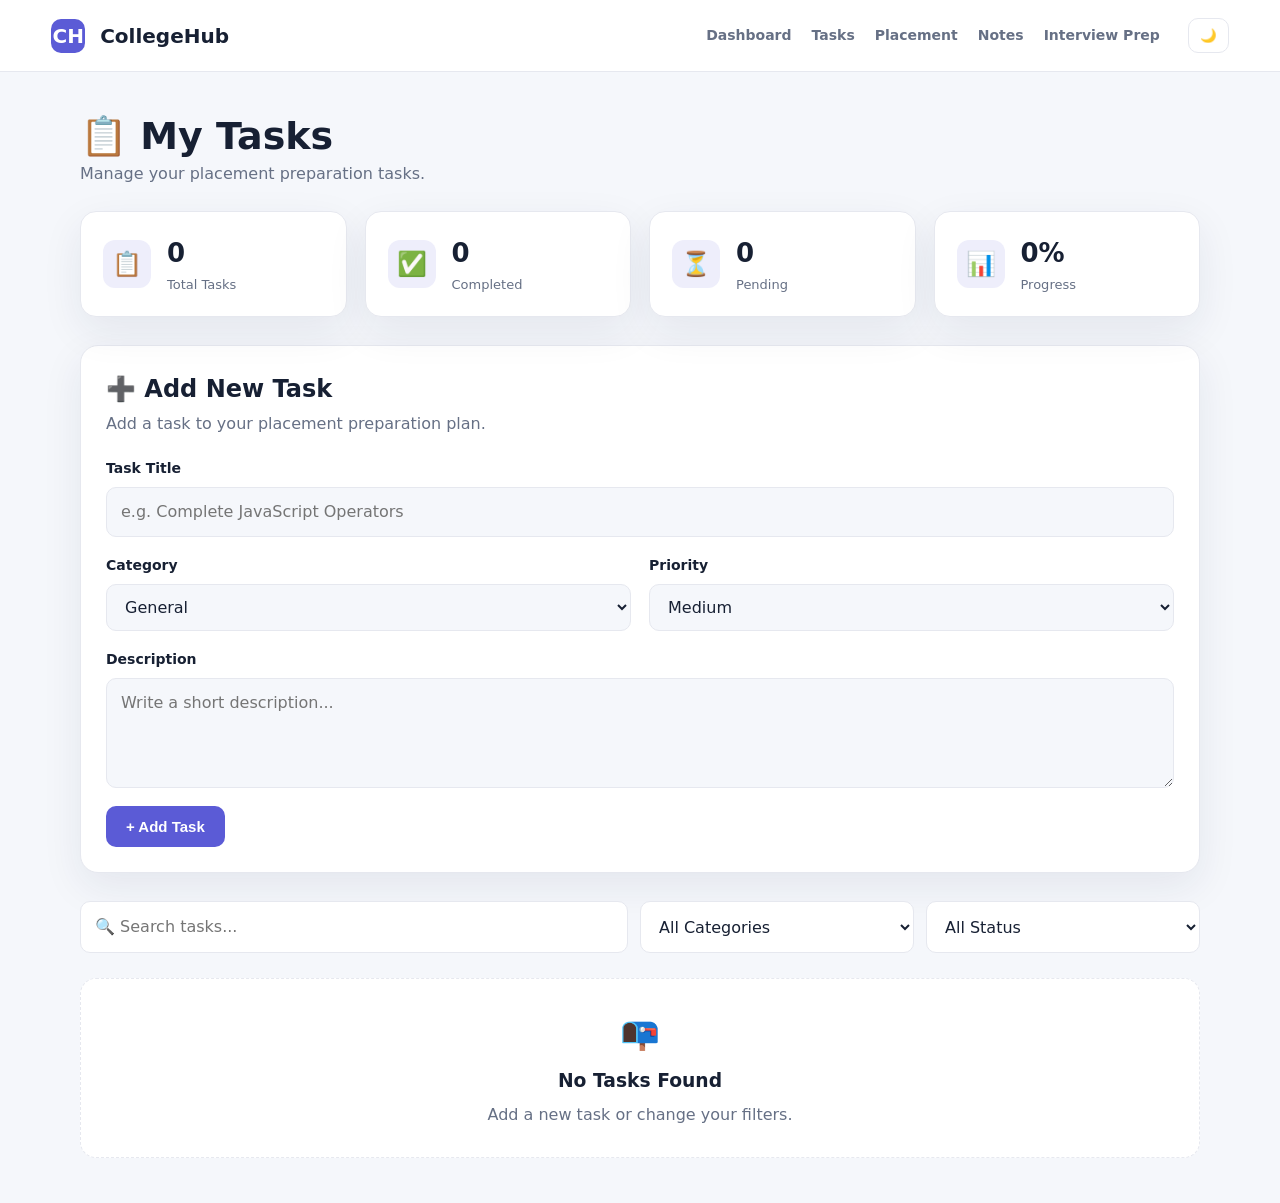
<file: pages/tasks.html>
<!DOCTYPE html>
<html lang="en">

<head>
    <meta charset="UTF-8">
    <meta name="viewport" content="width=device-width, initial-scale=1.0">
    <title>Tasks | CollegeHub</title>
    <link rel="stylesheet" href="../css/style.css">
</head>

<body>

    <header class="topbar">
        <a class="brand" href="../index.html">
            <span>CH</span> CollegeHub
        </a>

        <nav>
            <a href="dashboard.html">Dashboard</a>
            <a href="tasks.html">Tasks</a>
            <a href="placement.html">Placement</a>
            <a href="notes.html">Notes</a>
            <a href="interview.html">Interview Prep</a>
        </nav>

        <button id="themeBtn" class="icon-btn" type="button">🌙</button>
    </header>


    <main class="container page">

        <!-- PAGE HEADER -->
        <div class="page-head">
            <div>
                <h1>📋 My Tasks</h1>
                <p>Manage your placement preparation tasks.</p>
            </div>
        </div>


        <!-- TASK STATS -->
        <section class="task-stats-grid">
            <div class="task-stat-card">
                <span>📋</span>
                <div>
                    <strong id="totalTasks">0</strong>
                    <small>Total Tasks</small>
                </div>
            </div>

            <div class="task-stat-card">
                <span>✅</span>
                <div>
                    <strong id="completedTasks">0</strong>
                    <small>Completed</small>
                </div>
            </div>

            <div class="task-stat-card">
                <span>⏳</span>
                <div>
                    <strong id="pendingTasks">0</strong>
                    <small>Pending</small>
                </div>
            </div>

            <div class="task-stat-card">
                <span>📊</span>
                <div>
                    <strong id="taskProgress">0%</strong>
                    <small>Progress</small>
                </div>
            </div>
        </section>


        <!-- ADD TASK -->
        <section class="add-task-card">
            <div class="section-title">
                <h2>➕ Add New Task</h2>
                <p>Add a task to your placement preparation plan.</p>
            </div>

            <div class="form-group">
                <label for="taskInput">Task Title</label>
                <input id="taskInput" type="text" placeholder="e.g. Complete JavaScript Operators">
            </div>

            <div class="task-form-row">
                <div class="form-group">
                    <label for="taskCategory">Category</label>
                    <select id="taskCategory">
                        <option value="General">General</option>
                        <option value="DSA">DSA</option>
                        <option value="JavaScript">JavaScript</option>
                        <option value="C++">C++</option>
                        <option value="Interview">Interview</option>
                        <option value="Projects">Projects</option>
                        <option value="Placement">Placement</option>
                    </select>
                </div>

                <div class="form-group">
                    <label for="taskPriority">Priority</label>
                    <select id="taskPriority">
                        <option value="Low">Low</option>
                        <option value="Medium" selected>Medium</option>
                        <option value="High">High</option>
                    </select>
                </div>
            </div>

            <div class="form-group">
                <label for="taskDescription">Description</label>
                <textarea id="taskDescription" placeholder="Write a short description..."></textarea>
            </div>

            <button id="addTaskBtn" class="task-add-btn" type="button" onclick="addTask()">+ Add Task</button>
        </section>


        <!-- SEARCH / FILTER -->
        <section class="task-controls">
            <input id="taskSearch" type="text" placeholder="🔍 Search tasks..." oninput="displayTasks()">

            <select id="taskCategoryFilter" onchange="displayTasks()">
                <option value="All">All Categories</option>
                <option value="General">General</option>
                <option value="DSA">DSA</option>
                <option value="JavaScript">JavaScript</option>
                <option value="C++">C++</option>
                <option value="Interview">Interview</option>
                <option value="Projects">Projects</option>
                <option value="Placement">Placement</option>
            </select>

            <select id="taskStatusFilter" onchange="displayTasks()">
                <option value="All">All Status</option>
                <option value="Pending">Pending</option>
                <option value="Completed">Completed</option>
            </select>
        </section>


        <!-- TASK LIST CONTAINER -->
        <section class="task-list-section">
            <div id="tasksList"></div>
        </section>

    </main>

    <script src="../js/common.js"></script>
    <script src="../js/tasks.js"></script>

</body>
</html>
</file>
<file: css/style.css>
:root{
  --bg:#f5f7fb;--card:#fff;--text:#172033;--muted:#667085;--primary:#5b5bd6;
  --border:#e6e8ef;--success:#149b62;--danger:#d64545;--shadow:0 14px 40px rgba(30,40,80,.08)
}
[data-theme="dark"]{--bg:#0f1220;--card:#171b2b;--text:#f4f6fb;--muted:#a7aec2;--border:#292f43;--shadow:0 14px 40px rgba(0,0,0,.25)}
*{box-sizing:border-box}body{margin:0;font-family:Inter,system-ui,-apple-system,sans-serif;background:var(--bg);color:var(--text);line-height:1.5}
a{text-decoration:none;color:inherit}.container{width:min(1120px,92%);margin:auto}
.topbar{height:72px;background:var(--card);border-bottom:1px solid var(--border);display:flex;align-items:center;padding:0 4%;gap:28px;position:sticky;top:0;z-index:10}
.brand{font-size:20px;font-weight:800;margin-right:auto}.brand span{display:inline-grid;place-items:center;width:34px;height:34px;border-radius:10px;background:var(--primary);color:#fff;margin-right:8px}
nav{display:flex;gap:20px}nav a{color:var(--muted);font-size:14px;font-weight:650}nav a:hover{color:var(--primary)}
.icon-btn{border:1px solid var(--border);background:var(--card);border-radius:10px;padding:9px 11px;cursor:pointer}
.hero{display:grid;grid-template-columns:1.15fr .85fr;gap:70px;align-items:center;padding:90px 0}.eyebrow{color:var(--primary);font-size:12px;font-weight:800;letter-spacing:1.4px}
h1{font-size:52px;line-height:1.05;margin:15px 0}h1 span{color:var(--primary)}.hero-text{font-size:18px;color:var(--muted);max-width:650px}
.actions{display:flex;gap:12px;margin:28px 0}.btn{padding:12px 18px;border-radius:10px;font-weight:750;border:1px solid var(--border);display:inline-block}.primary{background:var(--primary);color:#fff;border-color:var(--primary)}.secondary{background:var(--card)}
.tech-row{display:flex;flex-wrap:wrap;gap:8px}.tech-row span{font-size:12px;padding:6px 9px;border:1px solid var(--border);border-radius:20px;color:var(--muted)}
.hero-card{background:var(--card);border:1px solid var(--border);border-radius:20px;padding:22px;box-shadow:var(--shadow)}.mock-top{display:flex;gap:6px}.mock-top span{width:8px;height:8px;border-radius:50%;background:var(--border)}.mock-stat{margin:55px 0 12px}.mock-stat strong{display:block;font-size:52px}.mock-stat small,.mini-grid small{color:var(--muted)}.progress{height:10px;background:var(--border);border-radius:10px;overflow:hidden}.progress i{display:block;height:100%;background:var(--primary)}.mini-grid{display:grid;grid-template-columns:1fr 1fr;gap:12px;margin-top:25px}.mini-grid div{padding:16px;border:1px solid var(--border);border-radius:12px}.mini-grid b{display:block;font-size:22px}
.feature-grid{display:grid;grid-template-columns:repeat(4,1fr);gap:16px;padding-bottom:70px}.feature,.card{background:var(--card);border:1px solid var(--border);border-radius:16px;padding:20px;box-shadow:var(--shadow)}.feature div{font-size:24px;color:var(--primary)}.feature p,.card p{color:var(--muted)}
footer{text-align:center;padding:28px;border-top:1px solid var(--border);color:var(--muted);font-size:13px}
.page{padding:45px 0}.page-head{display:flex;justify-content:space-between;gap:20px;align-items:end;margin-bottom:25px}.page-head h1{font-size:38px;margin:0}.page-head p{color:var(--muted);margin:5px 0 0}
.stats{display:grid;grid-template-columns:repeat(4,1fr);gap:16px}.stat{background:var(--card);border:1px solid var(--border);border-radius:15px;padding:20px}.stat b{font-size:30px;display:block}.stat span{color:var(--muted);font-size:13px}
.grid{display:grid;grid-template-columns:2fr 1fr;gap:18px;margin-top:18px}.card h2{margin-top:0}.row{display:flex;gap:10px;align-items:center}.between{justify-content:space-between}
input,select,textarea{width:100%;padding:11px 12px;border:1px solid var(--border);border-radius:9px;background:var(--bg);color:var(--text);font:inherit;outline:none}textarea{min-height:130px;resize:vertical}.form-grid{display:grid;grid-template-columns:repeat(2,1fr);gap:12px}.form-grid .full{grid-column:1/-1}
.form-actions{margin-top:12px;display:flex;gap:8px}.danger{color:var(--danger)}.success{color:var(--success)}
table{width:100%;border-collapse:collapse}th,td{text-align:left;padding:13px 8px;border-bottom:1px solid var(--border);font-size:14px}th{color:var(--muted);font-size:12px;text-transform:uppercase}
.badge{display:inline-block;padding:5px 9px;border-radius:20px;font-size:11px;font-weight:750;background:#ececff;color:var(--primary)}.empty{text-align:center;color:var(--muted);padding:30px}
.list{display:grid;gap:10px}.task{display:flex;align-items:center;gap:12px;padding:13px;border:1px solid var(--border);border-radius:10px}.task.done .task-title{text-decoration:line-through;color:var(--muted)}.task-title{font-weight:650;flex:1}
.note{padding:15px;border:1px solid var(--border);border-radius:11px}.note h3{margin:0 0 5px}.note small{color:var(--muted)}
.question{border:1px solid var(--border);border-radius:12px;padding:16px}.question button{width:100%;text-align:left;background:none;border:0;color:var(--text);font-weight:750;cursor:pointer;font:inherit}.answer{display:none;color:var(--muted);padding-top:10px}.answer.show{display:block}
.profile{display:flex;gap:18px;align-items:center}.avatar{width:70px;height:70px;border-radius:50%;object-fit:cover}.github-grid{display:grid;grid-template-columns:repeat(3,1fr);gap:12px}.github-grid .stat{box-shadow:none}
.small-btn{padding:7px 10px;border:1px solid var(--border);border-radius:8px;background:var(--card);color:var(--text);cursor:pointer}
@media(max-width:850px){nav{display:none}.hero{grid-template-columns:1fr;padding:55px 0}.feature-grid{grid-template-columns:1fr 1fr}.stats{grid-template-columns:1fr 1fr}.grid{grid-template-columns:1fr}h1{font-size:40px}}
@media(max-width:560px){.feature-grid,.stats,.form-grid,.github-grid{grid-template-columns:1fr}.page-head{display:block}.hero-card{display:none}.topbar{padding:0 4%}.brand{font-size:17px}}
.faq-item {
    background: #fff;
    border: 1px solid #ddd;
    border-radius: 10px;
    margin-bottom: 12px;
    overflow: hidden;
}

.faq-question {
    display: flex;
    justify-content: space-between;
    align-items: center;
    padding: 18px 20px;
    cursor: pointer;
    font-weight: 600;
}

.faq-question:hover {
    background: #f5f5f5;
}

.category {
    display: inline-block;
    font-size: 12px;
    margin-right: 12px;
    padding: 4px 8px;
    border-radius: 5px;
    background: #eee;
}

.question-text {
    font-size: 16px;
}

.faq-icon {
    font-size: 24px;
    min-width: 25px;
    text-align: center;
}

.faq-answer {
    display: none;
    padding: 0 20px 20px;
    color: #555;
    line-height: 1.6;
}

.faq-item.active .faq-answer {
    display: block;
}
/* ==========================================
   INTERVIEW PREPARATION
   ========================================== */


/* ==========================================
   PROGRESS CARD
   ========================================== */

.progress-card {

    background: #ffffff;

    border: 1px solid #dddddd;

    border-radius: 14px;

    padding: 22px;

    margin: 25px 0;

}


.progress-header {

    display: flex;

    justify-content: space-between;

    align-items: center;

    gap: 20px;

}


.progress-header h2 {

    margin: 0 0 5px;

}


.progress-header p {

    margin: 0;

    color: #666;

}


.progress-percentage {

    font-size: 28px;

    font-weight: bold;

}


.progress-info {

    margin-top: 20px;

    margin-bottom: 10px;

    font-weight: 600;

}


.progress-track {

    width: 100%;

    height: 12px;

    background: #e5e5e5;

    border-radius: 20px;

    overflow: hidden;

}


.progress-fill {

    width: 0%;

    height: 100%;

    transition: width 0.4s ease;

}


/* ==========================================
   CATEGORY PROGRESS
   ========================================== */

.category-progress-card {

    background: #ffffff;

    border: 1px solid #dddddd;

    border-radius: 14px;

    padding: 22px;

    margin-bottom: 25px;

}


.category-progress-card h2 {

    margin-top: 0;

}


.category-progress-grid {

    display: grid;

    grid-template-columns:
        repeat(
            auto-fit,
            minmax(200px, 1fr)
        );

    gap: 15px;

}


.category-progress {

    border: 1px solid #e1e1e1;

    border-radius: 10px;

    padding: 15px;

}


.category-progress-header {

    display: flex;

    justify-content: space-between;

    margin-bottom: 10px;

}


.small-progress-track {

    height: 8px;

    background: #e5e5e5;

    border-radius: 20px;

    overflow: hidden;

}


.small-progress-fill {

    height: 100%;

    width: 0%;

    transition: width 0.4s ease;

}


/* ==========================================
   SEARCH + FILTER
   ========================================== */

.interview-controls {

    display: flex;

    gap: 15px;

    margin: 25px 0;

    flex-wrap: wrap;

}


#searchInput {

    flex: 1;

    min-width: 250px;

    padding: 14px 16px;

    border: 1px solid #dddddd;

    border-radius: 10px;

    font-size: 15px;

    outline: none;

}


#categoryFilter {

    min-width: 220px;

    padding: 14px 16px;

    border: 1px solid #dddddd;

    border-radius: 10px;

    font-size: 15px;

    background: white;

    cursor: pointer;

    outline: none;

}


#searchInput:focus,
#categoryFilter:focus {

    border-color: #555555;

}


/* ==========================================
   FAQ
   ========================================== */

.faq-item {

    background: #ffffff;

    border: 1px solid #dddddd;

    border-radius: 12px;

    margin-bottom: 12px;

    overflow: hidden;

    transition: 0.2s ease;

}


.faq-item.completed {

    border-left: 4px solid #28a745;

}


.faq-question {

    display: flex;

    justify-content: space-between;

    align-items: center;

    gap: 15px;

    padding: 18px 20px;

    cursor: pointer;

    font-weight: 600;

}


.faq-question:hover {

    background: #f7f7f7;

}


.question-content {

    display: flex;

    align-items: center;

    gap: 10px;

    flex-wrap: wrap;

}


.category {

    display: inline-block;

    padding: 4px 9px;

    border-radius: 6px;

    background: #eeeeee;

    font-size: 12px;

    font-weight: 600;

}


.question-text {

    font-size: 16px;

}


.faq-item.completed .question-text {

    text-decoration: line-through;

}


.faq-icon {

    font-size: 24px;

    min-width: 25px;

    text-align: center;

}


/* ==========================================
   ANSWER
   ========================================== */

.faq-answer {

    display: none;

    padding: 0 20px 20px;

    color: #555555;

    line-height: 1.7;

}


.faq-item.active .faq-answer {

    display: block;

}


.faq-answer p {

    margin-top: 0;

}


/* ==========================================
   COMPLETE BUTTON
   ========================================== */

.complete-btn {

    margin-top: 10px;

    padding: 10px 16px;

    border: 1px solid #cccccc;

    border-radius: 8px;

    background: white;

    cursor: pointer;

    font-size: 14px;

    transition: 0.2s ease;

}


.complete-btn:hover {

    background: #f2f2f2;

}


.faq-item.completed
.complete-btn {

    background: #28a745;

    color: white;

    border-color: #28a745;

}


/* ==========================================
   NO RESULTS
   ========================================== */

.no-results {

    text-align: center;

    padding: 50px 20px;

    background: white;

    border: 1px solid #dddddd;

    border-radius: 12px;

}


.no-results h3 {

    margin-bottom: 8px;

}


.no-results p {

    color: #666;

}


/* ==========================================
   MOBILE RESPONSIVE
   ========================================== */

@media (max-width: 700px) {

    .progress-header {

        flex-direction: column;

        align-items: flex-start;

    }


    .progress-percentage {

        font-size: 24px;

    }


    .interview-controls {

        flex-direction: column;

    }


    #searchInput,
    #categoryFilter {

        width: 100%;

        min-width: 0;

    }


    .faq-question {

        padding: 15px;

    }


    .question-content {

        align-items: flex-start;

        flex-direction: column;

    }

}
/* ==========================================
   INTERVIEW PREP
   ========================================== */

.progress-card,
.category-progress-card {

    background: #ffffff;

    border: 1px solid #dddddd;

    border-radius: 14px;

    padding: 22px;

    margin: 25px 0;

}


.progress-header {

    display: flex;

    justify-content: space-between;

    align-items: center;

}


.progress-header h2,
.category-progress-card h2 {

    margin-top: 0;

}


.progress-header p {

    color: #666;

}


.progress-percentage {

    font-size: 30px;

    font-weight: bold;

}


.progress-info {

    margin: 15px 0 10px;

    font-weight: 600;

}


.progress-track,
.small-progress-track {

    width: 100%;

    height: 10px;

    background: #e5e5e5;

    border-radius: 20px;

    overflow: hidden;

}


.progress-fill,
.small-progress-fill {

    height: 100%;

    width: 0%;

    transition: width 0.4s ease;

}


.category-progress-grid {

    display: grid;

    grid-template-columns:
        repeat(
            auto-fit,
            minmax(180px, 1fr)
        );

    gap: 15px;

}


.category-progress {

    border: 1px solid #ddd;

    border-radius: 10px;

    padding: 15px;

}


.category-progress-header {

    display: flex;

    justify-content: space-between;

    margin-bottom: 10px;

}


/* SEARCH */

.interview-controls {

    display: flex;

    gap: 12px;

    margin: 25px 0;

    flex-wrap: wrap;

}


#searchInput,
#categoryFilter,
#statusFilter {

    padding: 13px 15px;

    border: 1px solid #ddd;

    border-radius: 9px;

    font-size: 15px;

    outline: none;

}


#searchInput {

    flex: 1;

    min-width: 250px;

}


#categoryFilter,
#statusFilter {

    min-width: 180px;

    background: white;

}


/* FAQ */

.faq-item {

    background: #fff;

    border: 1px solid #ddd;

    border-radius: 12px;

    margin-bottom: 12px;

    overflow: hidden;

}


.faq-item.completed {

    border-left: 4px solid #28a745;

}


.faq-question {

    display: flex;

    justify-content: space-between;

    align-items: center;

    padding: 18px 20px;

    cursor: pointer;

}


.question-content {

    display: flex;

    align-items: center;

    gap: 10px;

    flex-wrap: wrap;

}


.category {

    padding: 4px 8px;

    border-radius: 5px;

    background: #eee;

    font-size: 12px;

    font-weight: 600;

}


/* DIFFICULTY */

.difficulty {

    padding: 4px 8px;

    border-radius: 5px;

    font-size: 11px;

    font-weight: 600;

}


.difficulty.easy {

    background: #e8f5e9;

}


.difficulty.medium {

    background: #fff3cd;

}


.difficulty.hard {

    background: #f8d7da;

}


.question-text {

    font-size: 16px;

    font-weight: 600;

}


.faq-item.completed
.question-text {

    text-decoration: line-through;

}


/* ACTIONS */

.question-actions {

    display: flex;

    align-items: center;

    gap: 10px;

}


.bookmark-btn {

    border: none;

    background: transparent;

    font-size: 25px;

    cursor: pointer;

}


.bookmark-btn.bookmarked {

    font-size: 25px;

}


.faq-icon {

    font-size: 24px;

}


/* ANSWER */

.faq-answer {

    display: none;

    padding: 0 20px 20px;

    line-height: 1.7;

    color: #555;

}


.faq-item.active
.faq-answer {

    display: block;

}


.complete-btn {

    padding: 10px 15px;

    border: 1px solid #ccc;

    border-radius: 8px;

    background: white;

    cursor: pointer;

}


.faq-item.completed
.complete-btn {

    background: #28a745;

    color: white;

    border-color: #28a745;

}


/* NO RESULTS */

.no-results {

    text-align: center;

    padding: 45px;

    background: white;

    border: 1px solid #ddd;

    border-radius: 12px;

}


/* MOBILE */

@media (max-width: 700px) {

    .progress-header {

        flex-direction: column;

        align-items: flex-start;

    }


    .interview-controls {

        flex-direction: column;

    }


    #searchInput,
    #categoryFilter,
    #statusFilter {

        width: 100%;

        min-width: 0;

    }


    .faq-question {

        padding: 15px;

    }


    .question-content {

        align-items: flex-start;

        flex-direction: column;

    }

}
.random-question-card {

    display: flex;

    justify-content: space-between;

    align-items: center;

    gap: 20px;

    padding: 22px;

    margin: 25px 0;

    background: #ffffff;

    border: 1px solid #dddddd;

    border-radius: 14px;

}


.random-question-card h2 {

    margin: 0 0 6px;

}


.random-question-card p {

    margin: 0;

    color: #666;

}


#randomQuestionBtn {

    padding: 12px 18px;

    border: none;

    border-radius: 9px;

    cursor: pointer;

    font-weight: 600;

}


.random-question-result {

    margin-bottom: 25px;

}


.random-question-box {

    padding: 25px;

    border: 1px solid #dddddd;

    border-radius: 14px;

    background: #ffffff;

}


.random-question-header {

    display: flex;

    gap: 10px;

    margin-bottom: 15px;

}


.random-question-box h3 {

    margin-bottom: 20px;

}


.show-answer-btn {

    padding: 10px 16px;

    border: 1px solid #ccc;

    border-radius: 8px;

    background: white;

    cursor: pointer;

}


.random-answer {

    display: none;

    margin-top: 15px;

    padding: 15px;

    border-radius: 8px;

    background: #f5f5f5;

    line-height: 1.7;

}


.random-answer.show {

    display: block;

}


.random-actions {

    display: flex;

    gap: 10px;

    margin-top: 20px;

    flex-wrap: wrap;

}


.random-bookmark-btn {

    padding: 10px 15px;

    border: 1px solid #ccc;

    border-radius: 8px;

    background: white;

    cursor: pointer;

}


@media (max-width: 700px) {

    .random-question-card {

        flex-direction: column;

        align-items: flex-start;

    }

}
/* ==========================================
   INTERVIEW - MOCK INTERVIEW
   ========================================== */

.mock-interview-card {

    display: flex;

    justify-content: space-between;

    align-items: center;

    gap: 20px;

    padding: 22px;

    margin: 25px 0;

    background: #ffffff;

    border: 1px solid #dddddd;

    border-radius: 14px;

}


.mock-interview-card h2 {

    margin: 0 0 6px;

}


.mock-interview-card p {

    margin: 0;

    color: #666666;

}


.mock-start-btn {

    padding: 12px 18px;

    border: none;

    border-radius: 9px;

    cursor: pointer;

    font-weight: 600;

}


.mock-timer {

    width: fit-content;

    margin: 20px 0;

    padding: 10px 18px;

    border-radius: 10px;

    background: #eeeeee;

    font-size: 18px;

    font-weight: 700;

}


.mock-timer.danger {

    animation: timerPulse 1s infinite;

}


@keyframes timerPulse {

    0% {
        opacity: 1;
    }

    50% {
        opacity: 0.5;
    }

    100% {
        opacity: 1;
    }

}


.mock-interview-area {

    margin-bottom: 25px;

}


.mock-question-box {

    padding: 25px;

    background: #ffffff;

    border: 1px solid #dddddd;

    border-radius: 14px;

}


.mock-header {

    display: flex;

    justify-content: space-between;

    align-items: center;

    margin-bottom: 15px;

    font-weight: 600;

}


.mock-category {

    padding: 5px 10px;

    border-radius: 6px;

    background: #eeeeee;

    font-size: 13px;

}


.mock-progress-track {

    width: 100%;

    height: 8px;

    background: #eeeeee;

    border-radius: 10px;

    overflow: hidden;

    margin-bottom: 25px;

}


.mock-progress-fill {

    height: 100%;

    transition: width 0.3s ease;

}


.mock-question {

    margin: 20px 0;

    line-height: 1.5;

}


.mock-difficulty {

    margin-bottom: 20px;

}


.mock-answer {

    display: none;

    margin-top: 15px;

    padding: 18px;

    border-radius: 10px;

    background: #f5f5f5;

    line-height: 1.7;

}


.mock-answer.show {

    display: block;

}


.mock-assessment {

    margin-top: 25px;

    padding-top: 20px;

    border-top: 1px solid #eeeeee;

}


.mock-assessment p {

    font-weight: 600;

}


.assessment-buttons {

    display: flex;

    gap: 10px;

    flex-wrap: wrap;

}


.knew-btn,
.did-not-know-btn {

    padding: 11px 16px;

    border: 1px solid #cccccc;

    border-radius: 8px;

    background: white;

    cursor: pointer;

}


.knew-btn.selected {

    background: #d4edda;

}


.did-not-know-btn.selected {

    background: #f8d7da;

}


.knew-btn:disabled,
.did-not-know-btn:disabled {

    cursor: not-allowed;

    opacity: 0.7;

}


.next-mock-btn {

    margin-top: 25px;

    padding: 12px 20px;

    border: none;

    border-radius: 9px;

    cursor: pointer;

    font-weight: 600;

}


.next-mock-btn:disabled {

    cursor: not-allowed;

    opacity: 0.5;

}


/* ==========================================
   MOCK RESULT
   ========================================== */

.mock-result {

    text-align: center;

    padding: 40px 20px;

    background: #ffffff;

    border: 1px solid #dddddd;

    border-radius: 14px;

}


.result-icon {

    font-size: 45px;

}


.mock-result h2 {

    margin: 15px 0 8px;

}


.score-circle {

    width: 120px;

    height: 120px;

    margin: 25px auto;

    border: 8px solid #dddddd;

    border-radius: 50%;

    display: flex;

    align-items: center;

    justify-content: center;

    font-size: 28px;

    font-weight: bold;

}


.mock-result h3 {

    font-size: 25px;

}


.best-score {

    font-size: 18px;

    font-weight: 600;

}


.result-message {

    color: #666666;

    margin-bottom: 25px;

}


/* ==========================================
   MOBILE
   ========================================== */

@media (max-width: 700px) {

    .mock-interview-card {

        flex-direction: column;

        align-items: flex-start;

    }


    .mock-header {

        flex-direction: column;

        align-items: flex-start;

        gap: 10px;

    }


    .assessment-buttons {

        flex-direction: column;

    }

}
/* ==========================================
   MOCK INTERVIEW HISTORY
   ========================================== */

.history-card {

    margin-top: 30px;

    padding: 25px;

    background: #ffffff;

    border: 1px solid #dddddd;

    border-radius: 14px;

}


.history-header {

    display: flex;

    justify-content: space-between;

    align-items: center;

    gap: 20px;

    margin-bottom: 25px;

}


.history-header h2 {

    margin: 0 0 6px;

}


.history-header p {

    margin: 0;

    color: #666666;

}


.clear-history-btn {

    padding: 10px 15px;

    border: 1px solid #cccccc;

    border-radius: 8px;

    background: white;

    cursor: pointer;

}


.clear-history-btn:hover {

    background: #f5f5f5;

}


/* ==========================================
   HISTORY STATS
   ========================================== */

.history-stats {

    display: grid;

    grid-template-columns:
        repeat(3, 1fr);

    gap: 15px;

    margin-bottom: 25px;

}


.history-stat {

    padding: 20px;

    text-align: center;

    border: 1px solid #eeeeee;

    border-radius: 12px;

}


.history-stat span {

    display: block;

    font-size: 25px;

    margin-bottom: 8px;

}


.history-stat strong {

    display: block;

    font-size: 24px;

}


.history-stat small {

    color: #666666;

}


/* ==========================================
   HISTORY ITEM
   ========================================== */

.mock-history {

    display: flex;

    flex-direction: column;

    gap: 12px;

}


.history-item {

    display: flex;

    align-items: center;

    gap: 15px;

    padding: 16px;

    border: 1px solid #eeeeee;

    border-radius: 10px;

}


.history-number {

    width: 40px;

    height: 40px;

    display: flex;

    align-items: center;

    justify-content: center;

    border-radius: 50%;

    background: #eeeeee;

    font-weight: 700;

}


.history-details {

    flex: 1;

}


.history-details h3 {

    margin: 0 0 5px;

    font-size: 16px;

}


.history-details p {

    margin: 0;

    color: #777777;

    font-size: 14px;

}


.history-score {

    text-align: right;

}


.history-score strong {

    display: block;

    font-size: 18px;

}


.history-score span {

    font-size: 14px;

    color: #666666;

}


.no-history {

    padding: 30px;

    text-align: center;

    border: 1px dashed #cccccc;

    border-radius: 10px;

}


.no-history p {

    color: #666666;

}


/* ==========================================
   MOBILE
   ========================================== */

@media (max-width: 700px) {

    .history-header {

        flex-direction: column;

        align-items: flex-start;

    }


    .history-stats {

        grid-template-columns: 1fr;

    }


    .history-item {

        align-items: flex-start;

    }


    .history-score {

        margin-left: auto;

    }

}
/* ==========================================
   DASHBOARD
   ========================================== */

.dashboard-section {

    margin-top: 30px;

}


.dashboard-section > h2 {

    margin-bottom: 18px;

}


/* ==========================================
   DASHBOARD STATS
   ========================================== */

.dashboard-stats {

    display: grid;

    grid-template-columns:
        repeat(4, 1fr);

    gap: 18px;

}


.dashboard-stat-card {

    display: flex;

    align-items: center;

    gap: 15px;

    padding: 22px;

    background: #ffffff;

    border: 1px solid #dddddd;

    border-radius: 14px;

}


.stat-icon {

    width: 50px;

    height: 50px;

    display: flex;

    align-items: center;

    justify-content: center;

    border-radius: 12px;

    background: #f1f1f1;

    font-size: 25px;

}


.dashboard-stat-card h3 {

    margin: 0 0 5px;

    font-size: 15px;

}


.dashboard-stat-card strong {

    display: block;

    font-size: 25px;

}


.dashboard-stat-card p {

    margin: 3px 0 0;

    color: #777777;

    font-size: 13px;

}


/* ==========================================
   DASHBOARD PROGRESS
   ========================================== */

.dashboard-progress-card {

    padding: 25px;

    background: #ffffff;

    border: 1px solid #dddddd;

    border-radius: 14px;

}


.dashboard-progress-message {

    color: #666666;

}


.dashboard-action-btn {

    display: inline-block;

    margin-top: 10px;

    padding: 11px 16px;

    border-radius: 8px;

    text-decoration: none;

}


/* ==========================================
   PERFORMANCE
   ========================================== */

.dashboard-performance-card {

    padding: 25px;

    background: #ffffff;

    border: 1px solid #dddddd;

    border-radius: 14px;

}


.performance-grid {

    display: grid;

    grid-template-columns:
        repeat(3, 1fr);

    gap: 15px;

    margin: 20px 0;

}


.performance-grid > div {

    padding: 20px;

    text-align: center;

    border: 1px solid #eeeeee;

    border-radius: 10px;

}


.performance-grid span {

    display: block;

    margin-bottom: 8px;

    color: #666666;

}


.performance-grid strong {

    font-size: 25px;

}


.dashboard-secondary-btn {

    display: inline-block;

    padding: 10px 15px;

    border-radius: 8px;

    text-decoration: none;

}


/* ==========================================
   QUICK ACTIONS
   ========================================== */

.quick-actions {

    display: grid;

    grid-template-columns:
        repeat(4, 1fr);

    gap: 15px;

}


.quick-action {

    display: flex;

    flex-direction: column;

    gap: 7px;

    padding: 20px;

    text-decoration: none;

    color: inherit;

    background: #ffffff;

    border: 1px solid #dddddd;

    border-radius: 12px;

    transition:
        transform 0.2s ease;

}


.quick-action:hover {

    transform:
        translateY(-3px);

}


.quick-action span {

    font-size: 28px;

}


.quick-action strong {

    font-size: 16px;

}


.quick-action small {

    color: #777777;

}


/* ==========================================
   MOBILE DASHBOARD
   ========================================== */

@media (max-width: 900px) {

    .dashboard-stats {

        grid-template-columns:
            repeat(2, 1fr);

    }


    .quick-actions {

        grid-template-columns:
            repeat(2, 1fr);

    }

}


@media (max-width: 600px) {

    .dashboard-stats {

        grid-template-columns: 1fr;

    }


    .performance-grid {

        grid-template-columns: 1fr;

    }


    .quick-actions {

        grid-template-columns: 1fr;

    }

}
/* ==========================================
   TASKS
   ========================================== */

.task-add-card {

    display: flex;

    gap: 12px;

    padding: 20px;

    margin-top: 25px;

    background: #ffffff;

    border: 1px solid #dddddd;

    border-radius: 14px;

}


.task-add-card input {

    flex: 1;

    padding: 12px;

    border: 1px solid #cccccc;

    border-radius: 8px;

    font-size: 15px;

}


.task-add-card select {

    padding: 12px;

    border: 1px solid #cccccc;

    border-radius: 8px;

}


.add-task-btn {

    padding: 12px 18px;

    border: none;

    border-radius: 8px;

    cursor: pointer;

}


/* ==========================================
   TASK STATS
   ========================================== */

.task-stats {

    display: grid;

    grid-template-columns:
        repeat(4, 1fr);

    gap: 15px;

    margin-top: 25px;

}


.task-stat {

    padding: 20px;

    text-align: center;

    background: #ffffff;

    border: 1px solid #dddddd;

    border-radius: 12px;

}


.task-stat span {

    display: block;

    font-size: 25px;

    margin-bottom: 8px;

}


.task-stat strong {

    display: block;

    font-size: 25px;

}


.task-stat small {

    color: #666666;

}


/* ==========================================
   TASK LIST
   ========================================== */

.tasks-section {

    margin-top: 30px;

}


.tasks-list {

    display: flex;

    flex-direction: column;

    gap: 12px;

    margin-top: 15px;

}


.task-item {

    display: flex;

    align-items: center;

    justify-content: space-between;

    padding: 16px;

    background: #ffffff;

    border: 1px solid #dddddd;

    border-radius: 10px;

}


.task-left {

    display: flex;

    align-items: center;

    gap: 14px;

}


.task-checkbox {

    width: 20px;

    height: 20px;

    cursor: pointer;

}


.task-content h3 {

    margin: 0 0 5px;

    font-size: 16px;

}


.task-content span {

    font-size: 13px;

    color: #777777;

}


.task-completed .task-content h3 {

    text-decoration: line-through;

    opacity: 0.6;

}


.delete-task-btn {

    border: none;

    background: transparent;

    cursor: pointer;

    font-size: 18px;

}


.no-tasks {

    padding: 35px;

    text-align: center;

    border: 1px dashed #cccccc;

    border-radius: 12px;

}


.no-tasks p {

    color: #666666;

}


/* ==========================================
   MOBILE
   ========================================== */

@media (max-width: 750px) {

    .task-add-card {

        flex-direction: column;

    }


    .task-stats {

        grid-template-columns:
            repeat(2, 1fr);

    }

}


@media (max-width: 450px) {

    .task-stats {

        grid-template-columns: 1fr;

    }

}
/* ==========================================
   NOTES PAGE
   ========================================== */

.note-form {

    margin-top: 20px;

    padding: 25px;

}


.note-form h2 {

    margin-top: 0;

    margin-bottom: 20px;

}


/* ==========================================
   NOTES SEARCH & FILTER
   ========================================== */

.notes-tools {

    display: flex;

    gap: 12px;

    margin-top: 25px;

}


.notes-tools input {

    flex: 1;

    padding: 12px 14px;

    border: 1px solid #cccccc;

    border-radius: 8px;

    font-size: 15px;

}


.notes-tools select {

    padding: 12px 14px;

    border: 1px solid #cccccc;

    border-radius: 8px;

    background: white;

    cursor: pointer;

}


/* ==========================================
   NOTES COUNT
   ========================================== */

.notes-count {

    margin-top: 18px;

    margin-bottom: 12px;

    font-weight: 600;

}


/* ==========================================
   NOTES GRID
   ========================================== */

.notes-grid {

    display: grid;

    grid-template-columns:
        repeat(3, 1fr);

    gap: 18px;

    margin-top: 10px;

}


/* ==========================================
   NOTE CARD
   ========================================== */

.note-card {

    padding: 20px;

    background: #ffffff;

    border: 1px solid #dddddd;

    border-radius: 14px;

    transition:
        transform 0.2s ease,
        box-shadow 0.2s ease;

}


.note-card:hover {

    transform:
        translateY(-3px);

    box-shadow:
        0 6px 18px
        rgba(0, 0, 0, 0.08);

}


/* ==========================================
   NOTE HEADER
   ========================================== */

.note-card-header {

    display: flex;

    align-items: flex-start;

    justify-content: space-between;

    gap: 10px;

    margin-bottom: 15px;

}


.note-card-header h3 {

    margin: 0;

    font-size: 18px;

}


.note-tag {

    padding: 5px 9px;

    border-radius: 20px;

    background: #f1f1f1;

    font-size: 12px;

    white-space: nowrap;

}


/* ==========================================
   NOTE BODY
   ========================================== */

.note-body {

    margin: 0;

    line-height: 1.6;

    white-space: pre-wrap;

    color: #555555;

}


/* ==========================================
   NOTE FOOTER
   ========================================== */

.note-card-footer {

    display: flex;

    align-items: center;

    justify-content: space-between;

    gap: 10px;

    margin-top: 20px;

    padding-top: 15px;

    border-top: 1px solid #eeeeee;

}


.note-card-footer small {

    color: #777777;

}


.note-actions {

    display: flex;

    gap: 7px;

}


.note-actions button {

    padding: 7px 10px;

    border: 1px solid #dddddd;

    border-radius: 7px;

    background: white;

    cursor: pointer;

}


.note-actions button:hover {

    background: #f5f5f5;

}


/* ==========================================
   NO NOTES
   ========================================== */

.no-notes {

    grid-column: 1 / -1;

    padding: 40px;

    text-align: center;

    border: 1px dashed #cccccc;

    border-radius: 12px;

}


.no-notes h3 {

    margin-bottom: 8px;

}


.no-notes p {

    margin: 0;

    color: #777777;

}


/* ==========================================
   MOBILE
   ========================================== */

@media (max-width: 900px) {

    .notes-grid {

        grid-template-columns:
            repeat(2, 1fr);

    }

}


@media (max-width: 650px) {

    .notes-tools {

        flex-direction: column;

    }


    .notes-grid {

        grid-template-columns: 1fr;

    }


    .note-card-footer {

        flex-direction: column;

        align-items: flex-start;

    }

}
/* ==========================================
   PLACEMENT CHECKLIST
   ========================================== */

.placement-checklist {

    display: flex;

    flex-direction: column;

    gap: 12px;

    margin-top: 25px;

}


.placement-check-item {

    display: flex;

    align-items: center;

    gap: 12px;

    padding: 15px;

    border: 1px solid #dddddd;

    border-radius: 10px;

    cursor: pointer;

    transition:
        background 0.2s ease,
        transform 0.2s ease;

}


.placement-check-item:hover {

    background: #f7f7f7;

    transform:
        translateX(3px);

}


.placement-check-item input {

    width: 18px;

    height: 18px;

    cursor: pointer;

}


.placement-check-item input:checked
+ span {

    text-decoration:
        line-through;

    opacity: 0.6;

}


.placement-check-item span {

    font-weight: 500;

}
/* ==========================================
   HOME PAGE
   ========================================== */

.hero-section {
    max-width: 1200px;
    margin: 40px auto;
    padding: 70px 30px;
    display: grid;
    grid-template-columns: 1.5fr 1fr;
    gap: 50px;
    align-items: center;
}


.hero-content h1 {
    font-size: 52px;
    line-height: 1.1;
    margin: 20px 0;
}


.hero-content h1 span {
    background: linear-gradient(
        90deg,
        #6366f1,
        #8b5cf6
    );
    -webkit-background-clip: text;
    -webkit-text-fill-color: transparent;
}


.hero-content p {
    max-width: 650px;
    font-size: 18px;
    line-height: 1.7;
    opacity: 0.8;
}


.hero-badge {
    display: inline-block;
    padding: 8px 14px;
    border-radius: 20px;
    background: rgba(99, 102, 241, 0.12);
    font-size: 14px;
}


.hero-actions {
    display: flex;
    gap: 15px;
    margin-top: 30px;
}


.hero-primary-btn,
.hero-secondary-btn {
    padding: 14px 22px;
    border-radius: 10px;
    text-decoration: none;
    font-weight: 600;
}


.hero-primary-btn {
    background: #6366f1;
    color: white;
}


.hero-secondary-btn {
    border: 1px solid #6366f1;
}


.hero-card {
    padding: 35px;
    border-radius: 20px;
    text-align: center;
    box-shadow: 0 10px 35px rgba(0,0,0,0.08);
}


.hero-card-icon {
    font-size: 60px;
}


.hero-mini-stats {
    display: grid;
    grid-template-columns: repeat(3, 1fr);
    gap: 10px;
    margin-top: 25px;
}


.hero-mini-stats div {
    display: flex;
    flex-direction: column;
    gap: 5px;
}


.hero-mini-stats strong {
    font-size: 24px;
}


.hero-mini-stats span {
    font-size: 12px;
    opacity: 0.7;
}


/* ==========================================
   HOME SECTION
   ========================================== */

.home-section {
    max-width: 1200px;
    margin: 50px auto;
    padding: 0 25px;
}


.home-section-heading {
    margin-bottom: 25px;
}


.home-section-heading h2 {
    margin-bottom: 8px;
}


.home-section-heading p {
    opacity: 0.7;
}


/* ==========================================
   SEARCH
   ========================================== */

.home-search-box {
    display: flex;
    gap: 10px;
}


.home-search-box input {
    flex: 1;
    padding: 16px;
    border-radius: 10px;
    border: 1px solid #ddd;
    font-size: 16px;
}


.home-search-box button {
    padding: 0 25px;
    border: none;
    border-radius: 10px;
    background: #6366f1;
    color: white;
    font-weight: 600;
    cursor: pointer;
}


/* ==========================================
   CATEGORY GRID
   ========================================== */

.home-category-grid {
    display: grid;
    grid-template-columns:
        repeat(4, 1fr);
    gap: 20px;
}


.home-category-card {
    padding: 25px;
    border-radius: 16px;
    text-decoration: none;
    text-align: center;
    box-shadow: 0 8px 25px rgba(0,0,0,0.07);
    transition: 0.2s;
}


.home-category-card:hover {
    transform: translateY(-5px);
}


.home-category-card span {
    font-size: 40px;
}


.home-category-card h3 {
    margin: 12px 0 5px;
}


.home-category-card p {
    opacity: 0.6;
}


/* ==========================================
   QUICK ACTIONS
   ========================================== */

.home-actions-grid {
    display: grid;
    grid-template-columns:
        repeat(2, 1fr);
    gap: 20px;
}


.home-action-card {
    display: flex;
    align-items: center;
    gap: 20px;
    padding: 25px;
    border-radius: 16px;
    text-decoration: none;
    box-shadow: 0 8px 25px rgba(0,0,0,0.07);
}


.home-action-card > span {
    font-size: 35px;
}


.home-action-card h3 {
    margin: 0 0 5px;
}


.home-action-card p {
    margin: 0;
    opacity: 0.7;
}


/* ==========================================
   HOME PROGRESS
   ========================================== */

.home-progress-card {
    display: flex;
    align-items: center;
    gap: 20px;
    padding: 30px;
    border-radius: 18px;
    box-shadow: 0 8px 25px rgba(0,0,0,0.07);
}


.home-progress-icon {
    font-size: 40px;
}


.home-progress-content {
    flex: 1;
}


.home-progress-content p {
    opacity: 0.7;
}


.home-progress-card > strong {
    font-size: 28px;
}


/* ==========================================
   FOOTER
   ========================================== */

.home-footer {
    text-align: center;
    padding: 50px 20px;
    margin-top: 60px;
    border-top: 1px solid rgba(128,128,128,0.2);
}


.home-footer p {
    opacity: 0.7;
}


/* ==========================================
   MOBILE RESPONSIVE
   ========================================== */

@media (max-width: 768px) {

    .hero-section {
        grid-template-columns: 1fr;
        padding: 40px 20px;
    }


    .hero-content h1 {
        font-size: 38px;
    }


    .hero-actions {
        flex-direction: column;
    }


    .hero-primary-btn,
    .hero-secondary-btn {
        text-align: center;
    }


    .home-category-grid {
        grid-template-columns:
            repeat(2, 1fr);
    }


    .home-actions-grid {
        grid-template-columns: 1fr;
    }


    .home-search-box {
        flex-direction: column;
    }


    .home-search-box button {
        padding: 14px;
    }

}


@media (max-width: 480px) {

    .home-category-grid {
        grid-template-columns: 1fr;
    }


    .hero-mini-stats {
        grid-template-columns:
            repeat(3, 1fr);
    }

}
/* ==========================================
   INTERVIEW CONTROLS - PROFESSIONAL UI
   ========================================== */

.interview-controls {
    display: grid;
    grid-template-columns: 2fr 1fr 1fr 1fr;
    gap: 12px;
    margin: 28px 0;
    align-items: center;
}

.interview-controls input,
.interview-controls select {
    width: 100%;
    height: 52px;
    padding: 0 16px;
    border: 1px solid #d9dee8;
    border-radius: 12px;
    background: #ffffff;
    color: #1f2937;
    font-size: 15px;
    outline: none;
    box-sizing: border-box;
    transition: all 0.2s ease;
}

.interview-controls input:focus,
.interview-controls select:focus {
    border-color: #6366f1;
    box-shadow: 0 0 0 3px rgba(99, 102, 241, 0.12);
}

.interview-controls input::placeholder {
    color: #9ca3af;
}


/* ==========================================
   INTERVIEW QUESTION CARD
   ========================================== */

.faq-item {
    background: #ffffff;
    border: 1px solid #dfe3ea;
    border-radius: 14px;
    margin-bottom: 16px;
    overflow: hidden;
    transition: all 0.25s ease;
}

.faq-item:hover {
    transform: translateY(-2px);
    box-shadow: 0 8px 25px rgba(0, 0, 0, 0.06);
}

.faq-item.completed {
    border-left: 5px solid #22c55e;
}


/* ==========================================
   QUESTION HEADER
   ========================================== */

.faq-question {
    min-height: 76px;
    padding: 18px 22px;
    display: flex;
    align-items: center;
    justify-content: space-between;
    cursor: pointer;
    box-sizing: border-box;
}

.question-content {
    display: flex;
    align-items: center;
    gap: 12px;
    flex-wrap: wrap;
}

.question-text {
    font-size: 17px;
    font-weight: 600;
    color: #1f2937;
}


/* ==========================================
   CATEGORY BADGE
   ========================================== */

.category {
    display: inline-flex;
    align-items: center;
    padding: 6px 10px;
    border-radius: 7px;
    background: #eef0f3;
    color: #1f2937;
    font-size: 13px;
    font-weight: 700;
}


/* ==========================================
   DIFFICULTY BADGES
   ========================================== */

.difficulty {
    display: inline-flex;
    align-items: center;
    padding: 6px 10px;
    border-radius: 7px;
    font-size: 13px;
    font-weight: 700;
}

.difficulty.easy {
    background: #e8f7ed;
    color: #16803c;
}

.difficulty.medium {
    background: #fff4d6;
    color: #a16207;
}

.difficulty.hard {
    background: #fee8e8;
    color: #dc2626;
}


/* ==========================================
   QUESTION ACTIONS
   ========================================== */

.question-actions {
    display: flex;
    align-items: center;
    gap: 18px;
    flex-shrink: 0;
}

.bookmark-btn {
    border: none;
    background: transparent;
    font-size: 28px;
    cursor: pointer;
    color: #252525;
    padding: 4px;
    line-height: 1;
}

.bookmark-btn:hover {
    transform: scale(1.12);
}

.faq-icon {
    font-size: 28px;
    font-weight: 600;
    width: 20px;
    text-align: center;
}


/* ==========================================
   ANSWER
   ========================================== */

.faq-answer {
    display: none;
    padding: 0 22px 22px;
    border-top: 1px solid #edf0f4;
    background: #fafbfc;
}

.faq-item.active .faq-answer {
    display: block;
}

.faq-answer p {
    margin: 18px 0;
    line-height: 1.7;
    color: #4b5563;
    font-size: 15px;
}


/* ==========================================
   COMPLETE BUTTON
   ========================================== */

.complete-btn {
    border: none;
    background: #6366f1;
    color: white;
    padding: 10px 16px;
    border-radius: 8px;
    font-weight: 600;
    cursor: pointer;
    transition: 0.2s;
}

.complete-btn:hover {
    background: #4f46e5;
    transform: translateY(-1px);
}


/* ==========================================
   NO RESULTS
   ========================================== */

.no-results {
    background: white;
    border: 1px solid #e0e4eb;
    border-radius: 14px;
    padding: 45px 20px;
    text-align: center;
}

.no-results h3 {
    margin-bottom: 8px;
}

.no-results p {
    color: #6b7280;
}


/* ==========================================
   MOBILE RESPONSIVE
   ========================================== */

@media (max-width: 900px) {

    .interview-controls {
        grid-template-columns: 1fr 1fr;
    }

    .interview-controls input {
        grid-column: 1 / -1;
    }

}


@media (max-width: 600px) {

    .interview-controls {
        grid-template-columns: 1fr;
    }

    .interview-controls input {
        grid-column: auto;
    }

    .faq-question {
        padding: 16px;
    }

    .question-content {
        gap: 7px;
    }

    .question-text {
        width: 100%;
        font-size: 15px;
    }

    .question-actions {
        gap: 8px;
    }

    .bookmark-btn {
        font-size: 24px;
    }

    .faq-icon {
        font-size: 24px;
    }

}
/* ==========================================
   COLLEGEHUB - TASKS
   ========================================== */


/* ==========================================
   TASK PROGRESS
   ========================================== */

.task-progress-card {

    background: var(--card-bg, #ffffff);

    border: 1px solid var(--border-color, #e1e5eb);

    border-radius: 16px;

    padding: 24px;

    margin-bottom: 24px;

}


.task-progress-header {

    display: flex;

    align-items: center;

    justify-content: space-between;

    gap: 20px;

    margin-bottom: 18px;

}


.task-progress-header h2 {

    margin: 0 0 6px;

}


.task-progress-header p {

    margin: 0;

    color: #6b7280;

}


#taskProgressPercentage {

    font-size: 28px;

    font-weight: 800;

}


/* ==========================================
   TASK STATS
   ========================================== */

.task-stats-grid {

    display: grid;

    grid-template-columns:
        repeat(4, 1fr);

    gap: 18px;

    margin-bottom: 28px;

}


.task-stat-card {

    display: flex;

    align-items: center;

    gap: 16px;

    padding: 20px;

    background: var(--card-bg, #ffffff);

    border: 1px solid var(--border-color, #e1e5eb);

    border-radius: 16px;

}


.task-stat-card > span {

    font-size: 30px;

}


.task-stat-card strong {

    display: block;

    font-size: 25px;

}


.task-stat-card small {

    color: #6b7280;

}


/* ==========================================
   ADD TASK CARD
   ========================================== */

.add-task-card {

    background: var(--card-bg, #ffffff);

    border: 1px solid var(--border-color, #e1e5eb);

    border-radius: 16px;

    padding: 24px;

    margin-bottom: 28px;

}


.add-task-card .section-title {

    margin-bottom: 20px;

}


.add-task-card .section-title h2 {

    margin-bottom: 6px;

}


.add-task-card .section-title p {

    margin: 0;

    color: #6b7280;

}


/* ==========================================
   FORM
   ========================================== */

.form-group {

    display: flex;

    flex-direction: column;

    gap: 8px;

    margin-bottom: 18px;

}


.form-group label {

    font-weight: 700;

}


.form-group input,
.form-group textarea,
.form-group select {

    width: 100%;

    box-sizing: border-box;

    padding: 12px 14px;

    border: 1px solid #d7dce3;

    border-radius: 10px;

    font-size: 15px;

    font-family: inherit;

    background: #ffffff;

}


.form-group textarea {

    resize: vertical;

}


.form-group input:focus,
.form-group textarea:focus,
.form-group select:focus {

    outline: none;

    border-color: #6366f1;

}


.task-form-row {

    display: grid;

    grid-template-columns:
        1fr 1fr;

    gap: 20px;

}


.task-add-btn {

    border: none;

    border-radius: 10px;

    padding: 13px 20px;

    background: #4f46e5;

    color: white;

    font-size: 15px;

    font-weight: 700;

    cursor: pointer;

}


.task-add-btn:hover {

    opacity: 0.9;

}


/* ==========================================
   TASK CONTROLS
   ========================================== */

.task-controls {

    display: grid;

    grid-template-columns:
        2fr 1fr 1fr;

    gap: 14px;

    margin-bottom: 24px;

}


.task-controls input,
.task-controls select {

    padding: 13px 14px;

    border: 1px solid #d7dce3;

    border-radius: 10px;

    font-size: 15px;

    background: #ffffff;

}


.task-controls input:focus,
.task-controls select:focus {

    outline: none;

    border-color: #6366f1;

}


/* ==========================================
   TASK LIST
   ========================================== */

.task-list {

    display: flex;

    flex-direction: column;

    gap: 14px;

}


.task-card {

    display: flex;

    align-items: center;

    justify-content: space-between;

    gap: 20px;

    padding: 20px;

    background: var(--card-bg, #ffffff);

    border: 1px solid var(--border-color, #e1e5eb);

    border-radius: 15px;

    transition: 0.2s;

}


.task-card:hover {

    transform: translateY(-2px);

}


.task-card-left {

    display: flex;

    align-items: flex-start;

    gap: 15px;

    flex: 1;

}


.task-check-btn {

    width: 27px;

    height: 27px;

    border: 2px solid #6366f1;

    border-radius: 50%;

    background: transparent;

    color: #ffffff;

    cursor: pointer;

    font-weight: 800;

    flex-shrink: 0;

}


.task-completed .task-check-btn {

    background: #4f46e5;

}


.task-content {

    flex: 1;

}


.task-title-row {

    display: flex;

    align-items: center;

    gap: 12px;

    flex-wrap: wrap;

}


.task-title-row h3 {

    margin: 0;

    font-size: 18px;

}


.task-completed .task-title-row h3 {

    text-decoration: line-through;

    opacity: 0.55;

}


.task-description {

    margin: 8px 0;

    color: #6b7280;

    line-height: 1.5;

}


.task-completed .task-description {

    opacity: 0.55;

}


.task-priority {

    padding: 5px 9px;

    border-radius: 20px;

    font-size: 12px;

    font-weight: 700;

}


.task-priority.high {

    background: #fee2e2;

    color: #b91c1c;

}


.task-priority.medium {

    background: #fef3c7;

    color: #92400e;

}


.task-priority.low {

    background: #dcfce7;

    color: #166534;

}


.task-meta {

    display: flex;

    flex-wrap: wrap;

    gap: 15px;

    color: #6b7280;

    font-size: 13px;

}


.task-meta .overdue {

    color: #dc2626;

    font-weight: 700;

}


/* ==========================================
   TASK ACTIONS
   ========================================== */

.task-actions {

    display: flex;

    gap: 8px;

}


.edit-task-btn,
.delete-task-btn {

    border: none;

    background: #f3f4f6;

    width: 40px;

    height: 40px;

    border-radius: 9px;

    cursor: pointer;

    font-size: 16px;

}


.edit-task-btn:hover,
.delete-task-btn:hover {

    background: #e5e7eb;

}


/* ==========================================
   NO TASKS
   ========================================== */

.no-tasks {

    text-align: center;

    padding: 60px 20px;

    background: var(--card-bg, #ffffff);

    border: 1px solid var(--border-color, #e1e5eb);

    border-radius: 16px;

}


.no-task-icon {

    font-size: 45px;

    margin-bottom: 10px;

}


.no-tasks h3 {

    margin-bottom: 8px;

}


.no-tasks p {

    color: #6b7280;

}


/* ==========================================
   MOBILE RESPONSIVE
   ========================================== */

@media (max-width: 900px) {

    .task-stats-grid {

        grid-template-columns:
            repeat(2, 1fr);

    }


    .task-controls {

        grid-template-columns: 1fr;

    }

}


@media (max-width: 600px) {

    .task-stats-grid {

        grid-template-columns: 1fr;

    }


    .task-form-row {

        grid-template-columns: 1fr;

        gap: 0;

    }


    .task-card {

        align-items: flex-start;

    }


    .task-card-left {

        gap: 10px;

    }


    .task-title-row h3 {

        font-size: 16px;

    }


    .task-actions {

        flex-direction: column;

    }


    .task-progress-header {

        align-items: flex-start;

    }

}
/* ==========================================
   COLLEGEHUB TASKS - FINAL UI
   ========================================== */

.task-stats-grid {
    display: grid;
    grid-template-columns: repeat(4, 1fr);
    gap: 18px;
    margin-bottom: 28px;
}

.task-stat-card {
    display: flex;
    align-items: center;
    gap: 16px;
    padding: 22px;
    background: var(--card);
    border: 1px solid var(--border);
    border-radius: 16px;
    box-shadow: var(--shadow);
    transition: transform 0.2s ease,
                box-shadow 0.2s ease;
}

.task-stat-card:hover {
    transform: translateY(-3px);
}

.task-stat-card > span {
    width: 48px;
    height: 48px;
    display: grid;
    place-items: center;
    border-radius: 12px;
    background: rgba(91, 91, 214, 0.10);
    font-size: 24px;
}

.task-stat-card strong {
    display: block;
    font-size: 26px;
}

.task-stat-card small {
    display: block;
    margin-top: 2px;
    color: var(--muted);
    font-size: 13px;
}


/* ==========================================
   ADD TASK
   ========================================== */

.add-task-card {
    background: var(--card);
    border: 1px solid var(--border);
    border-radius: 18px;
    padding: 25px;
    margin-bottom: 28px;
    box-shadow: var(--shadow);
}

.add-task-card .section-title {
    margin-bottom: 22px;
}

.add-task-card .section-title h2 {
    margin: 0 0 5px;
}

.add-task-card .section-title p {
    margin: 0;
    color: var(--muted);
}

.form-group {
    display: flex;
    flex-direction: column;
    gap: 8px;
    margin-bottom: 18px;
}

.form-group label {
    font-size: 14px;
    font-weight: 700;
}

.form-group input,
.form-group textarea,
.form-group select {
    width: 100%;
    padding: 12px 14px;
    border: 1px solid var(--border);
    border-radius: 10px;
    background: var(--bg);
    color: var(--text);
    font: inherit;
}

.form-group textarea {
    min-height: 110px;
    resize: vertical;
}

.form-group input:focus,
.form-group textarea:focus,
.form-group select:focus {
    outline: none;
    border-color: var(--primary);
    box-shadow: 0 0 0 3px rgba(91, 91, 214, 0.10);
}

.task-form-row {
    display: grid;
    grid-template-columns: 1fr 1fr;
    gap: 18px;
}

.task-add-btn {
    padding: 12px 20px;
    border: none;
    border-radius: 10px;
    background: var(--primary);
    color: #fff;
    font-size: 15px;
    font-weight: 750;
    cursor: pointer;
    transition: transform 0.2s ease,
                opacity 0.2s ease;
}

.task-add-btn:hover {
    transform: translateY(-2px);
    opacity: 0.92;
}


/* ==========================================
   SEARCH + FILTER
   ========================================== */

.task-controls {
    display: grid;
    grid-template-columns: 2fr 1fr 1fr;
    gap: 12px;
    margin-bottom: 25px;
}

.task-controls input,
.task-controls select {
    width: 100%;
    padding: 13px 14px;
    border: 1px solid var(--border);
    border-radius: 10px;
    background: var(--card);
    color: var(--text);
    font: inherit;
}

.task-controls input:focus,
.task-controls select:focus {
    outline: none;
    border-color: var(--primary);
    box-shadow: 0 0 0 3px rgba(91, 91, 214, 0.10);
}


/* ==========================================
   TASK LIST
   ========================================== */

.tasks-section {
    margin-top: 30px;
}

.tasks-section h2 {
    margin-bottom: 16px;
}

.task-list {
    display: flex;
    flex-direction: column;
    gap: 14px;
}

.task-card {
    display: flex;
    align-items: center;
    justify-content: space-between;
    gap: 20px;

    padding: 20px;

    background: var(--card);
    border: 1px solid var(--border);
    border-radius: 15px;

    box-shadow: var(--shadow);

    transition:
        transform 0.2s ease,
        border-color 0.2s ease;
}

.task-card:hover {
    transform: translateY(-2px);
    border-color: var(--primary);
}

.task-card-left {
    display: flex;
    align-items: flex-start;
    gap: 15px;
    flex: 1;
}


/* ==========================================
   COMPLETE BUTTON
   ========================================== */

.task-check-btn {
    width: 27px;
    height: 27px;

    border: 2px solid var(--primary);
    border-radius: 50%;

    background: transparent;
    color: white;

    cursor: pointer;
    flex-shrink: 0;

    font-weight: 800;

    transition:
        background 0.2s ease,
        transform 0.2s ease;
}

.task-check-btn:hover {
    transform: scale(1.08);
}

.task-completed .task-check-btn {
    background: var(--success);
    border-color: var(--success);
}


/* ==========================================
   TASK CONTENT
   ========================================== */

.task-content {
    flex: 1;
}

.task-title-row {
    display: flex;
    align-items: center;
    gap: 10px;
    flex-wrap: wrap;
}

.task-title-row h3 {
    margin: 0;
    font-size: 17px;
}

.task-completed .task-title-row h3 {
    text-decoration: line-through;
    opacity: 0.55;
}

.task-description {
    margin: 8px 0;
    color: var(--muted);
    line-height: 1.5;
}

.task-completed .task-description {
    opacity: 0.55;
}


/* ==========================================
   PRIORITY
   ========================================== */

.task-priority {
    padding: 4px 9px;
    border-radius: 20px;
    font-size: 11px;
    font-weight: 750;
}

.task-priority.high {
    background: #fee2e2;
    color: #b91c1c;
}

.task-priority.medium {
    background: #fef3c7;
    color: #92400e;
}

.task-priority.low {
    background: #dcfce7;
    color: #166534;
}


/* ==========================================
   TASK META
   ========================================== */

.task-meta {
    display: flex;
    flex-wrap: wrap;
    gap: 14px;
    color: var(--muted);
    font-size: 12px;
}


/* ==========================================
   TASK ACTIONS
   ========================================== */

.task-actions {
    display: flex;
    gap: 8px;
}

.edit-task-btn,
.delete-task-btn {
    width: 40px;
    height: 40px;

    border: 1px solid var(--border);
    border-radius: 9px;

    background: var(--bg);
    color: var(--text);

    cursor: pointer;
    font-size: 16px;

    transition:
        transform 0.2s ease,
        background 0.2s ease;
}

.edit-task-btn:hover,
.delete-task-btn:hover {
    transform: translateY(-2px);
    background: var(--card);
}

.delete-task-btn:hover {
    color: var(--danger);
}


/* ==========================================
   EMPTY TASK STATE
   ========================================== */

.no-tasks {
    text-align: center;
    padding: 60px 20px;

    background: var(--card);
    border: 1px dashed var(--border);
    border-radius: 16px;
}

.no-task-icon {
    font-size: 45px;
    margin-bottom: 10px;
}

.no-tasks h3 {
    margin: 0 0 8px;
}

.no-tasks p {
    margin: 0;
    color: var(--muted);
}


/* ==========================================
   MOBILE
   ========================================== */

@media (max-width: 900px) {

    .task-stats-grid {
        grid-template-columns: repeat(2, 1fr);
    }

    .task-controls {
        grid-template-columns: 1fr;
    }

}


@media (max-width: 600px) {

    .task-stats-grid {
        grid-template-columns: 1fr;
    }

    .task-form-row {
        grid-template-columns: 1fr;
        gap: 0;
    }

    .task-card {
        align-items: flex-start;
    }

    .task-card-left {
        gap: 10px;
    }

    .task-actions {
        flex-direction: column;
    }

    .task-title-row h3 {
        font-size: 16px;
    }

}


@media (max-width: 450px) {

    .task-card {
        flex-direction: column;
    }

    .task-actions {
        flex-direction: row;
        width: 100%;
        justify-content: flex-end;
    }

}
</file>
